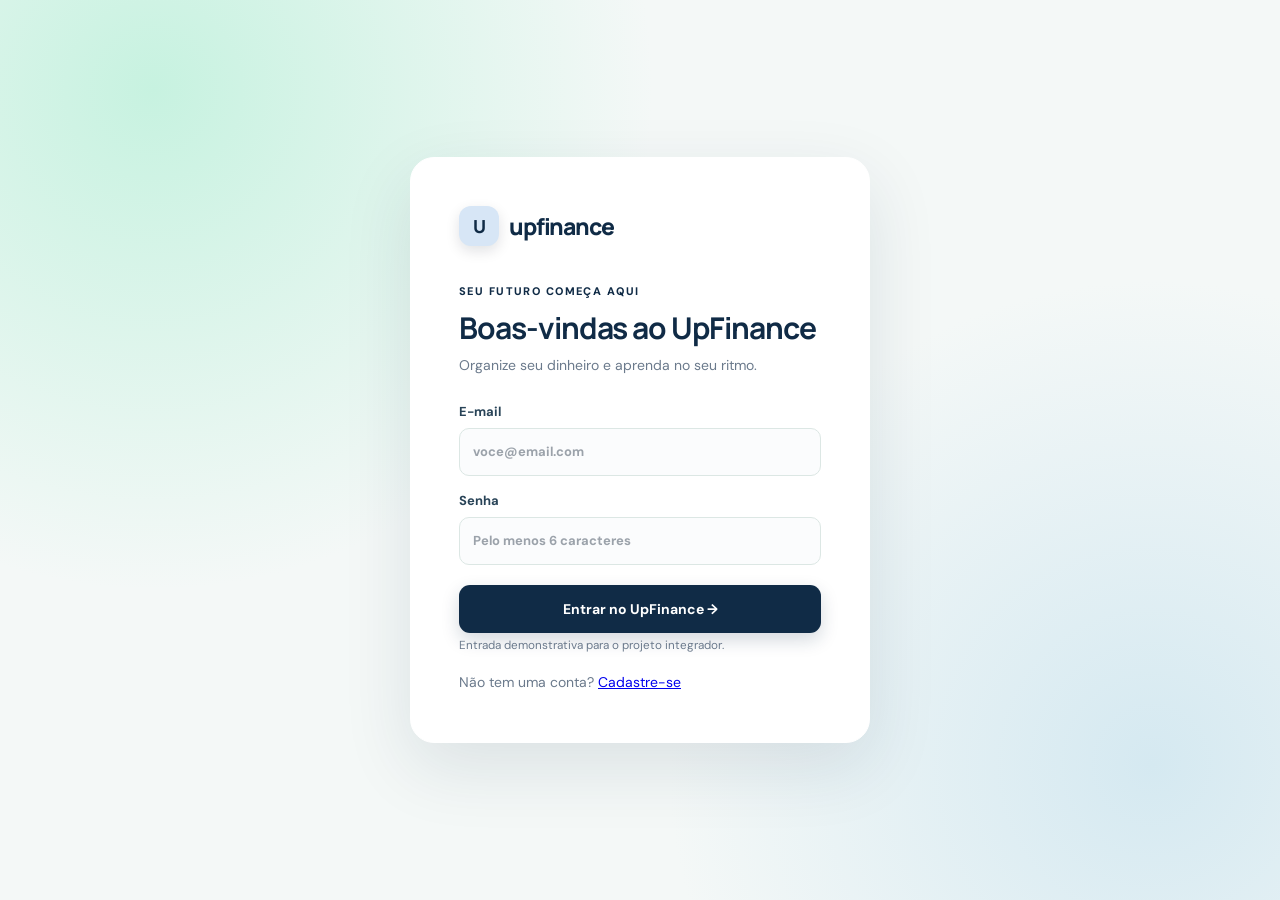
<file: index.html>
<!doctype html>
<html lang="pt-BR">
<head>
  <meta charset="utf-8">

  <meta
    name="viewport"
    content="width=device-width, initial-scale=1"
  >

  <meta
    http-equiv="refresh"
    content="0; url=HTML%20e%20CSS/login.html"
  >

  <title>UpFinance</title>
</head>

<body>
  <p>Carregando o UpFinance...</p>

  <a href="HTML%20e%20CSS/login.html">
    Clique aqui se o site não abrir
  </a>
</body>
</html>
</file>
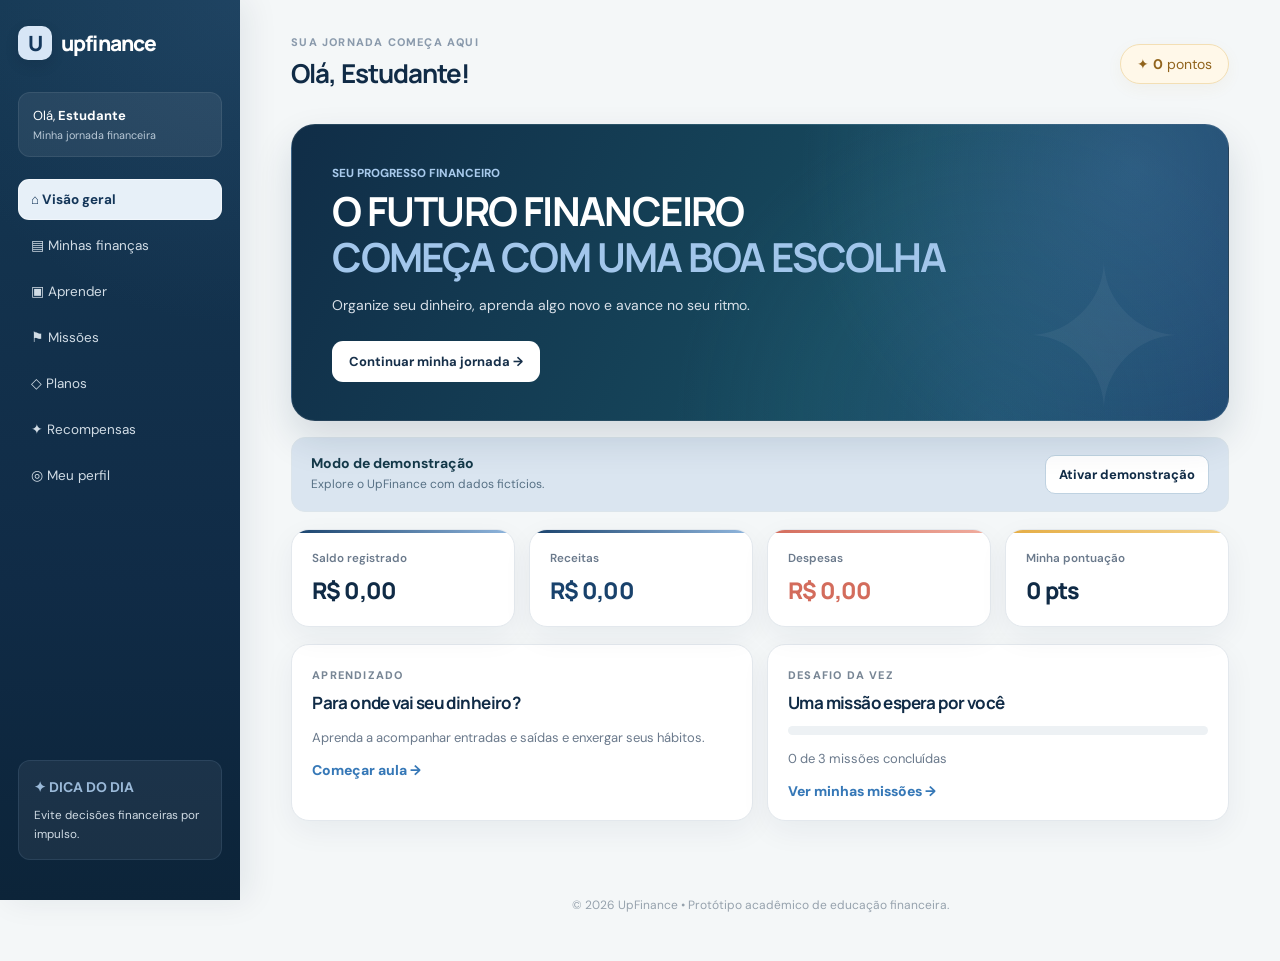
<file: HTML e CSS/index.html>
<!doctype html>
<html lang="pt-BR">
<head>
  <meta charset="utf-8">
  <meta name="viewport" content="width=device-width, initial-scale=1">
  <meta name="description" content="UpFinance — Educação financeira para crianças, jovens e adultos.">
  <title>UpFinance • Educação Financeira</title>
  <link rel="stylesheet" href="style.css">
</head>

<body>
  <a class="skip" href="#main">Pular para o conteúdo</a>

  <aside>
    <a class="logo" href="index.html">
      <span class="logo-mark">U</span>
      upfinance
    </a>

    <div class="user">
      Olá, <strong id="sideName">Estudante</strong>
      <small>Minha jornada financeira</small>
    </div>

    <nav aria-label="Navegação principal">
      <a href="index.html" class="active" aria-current="page">⌂ Visão geral</a>
      <a href="financas.html">▤ Minhas finanças</a>
      <a href="aprender.html">▣ Aprender</a>
      <a href="missoes.html">⚑ Missões</a>
      <a href="planos.html">◇ Planos</a>
      <a href="recompensas.html">✦ Recompensas</a>
      <a href="perfil.html">◎ Meu perfil</a>
    </nav>

    <p class="tip">
      <strong>✦ DICA DO DIA</strong>
      <small id="tipText">
        Antes de comprar, pergunte: isso é necessidade ou vontade?
      </small>
    </p>
  </aside>

  <main id="main">
    <header>
      <div>
        <small>SUA JORNADA COMEÇA AQUI</small>
        <h1 id="hello">Olá!</h1>
      </div>
      <div class="points" aria-live="polite">
        ✦ <b id="pointsTop">0</b> pontos
      </div>
    </header>

    <section id="home">
      <div class="hero">
        <small>SEU PROGRESSO FINANCEIRO</small>
        <h2>
          O FUTURO FINANCEIRO
<br>
          <em>COMEÇA COM UMA
BOA ESCOLHA</em>
        </h2>
        <p>
          Organize seu dinheiro, aprenda algo novo
          e avance no seu ritmo.
        </p>
        <a class="btn light" href="missoes.html">
          Continuar minha jornada →
        </a>
      </div>

      <div class="stats">
        <article>
          <small>Saldo registrado</small>
          <b id="balance">R$ 0,00</b>
        </article>
        <article>
          <small>Receitas</small>
          <b id="income" class="in">R$ 0,00</b>
        </article>
        <article>
          <small>Despesas</small>
          <b id="expense" class="out">R$ 0,00</b>
        </article>
        <article>
          <small>Minha pontuação</small>
          <b id="points">0 pts</b>
        </article>
      </div>

      <div class="grid">
        <article class="card">
          <small>APRENDIZADO</small>
          <h3>Para onde vai seu dinheiro?</h3>
          <p>
            Aprenda a acompanhar entradas e saídas
            e enxergar seus hábitos.
          </p>
          <a href="trilha.html?tipo=teens">
            Começar aula →
          </a>
        </article>

        <article class="card">
          <small>DESAFIO DA VEZ</small>
          <h3>Uma missão espera por você</h3>
          <div class="bar" id="progressWrap"
               role="progressbar"
               aria-valuemin="0"
               aria-valuemax="3">
            <i id="progress"></i>
          </div>
          <p id="progressText">
            0 de 3 missões concluídas
          </p>
          <a href="missoes.html">Ver minhas missões →</a>
        </article>
      </div>
    </section>

    <!-- FINANÇAS -->
    

    <!-- APRENDER -->
    

    
    

    <!-- PLANOS -->


    <!-- RECOMPENSAS -->
    

    <!-- PERFIL -->
    

    <footer>
      © 2026 UpFinance • Protótipo acadêmico de educação financeira.
    </footer>
  </main>

  <div id="toast" aria-live="polite"></div>
  <script src="../JavaScript/script.js"></script>
<script src="../JavaScript/insights.js"></script>

  <script>
  document
    .querySelectorAll("[data-plan]")
    .forEach(function (button) {
      button.addEventListener("click", function () {
        document.getElementById("plansMessage").textContent =
          "Plano " +
          button.dataset.plan +
          " selecionado para demonstração. " +
          "Nenhuma cobrança será realizada.";
      });
    });
</script>
</body>
</html>
</file>
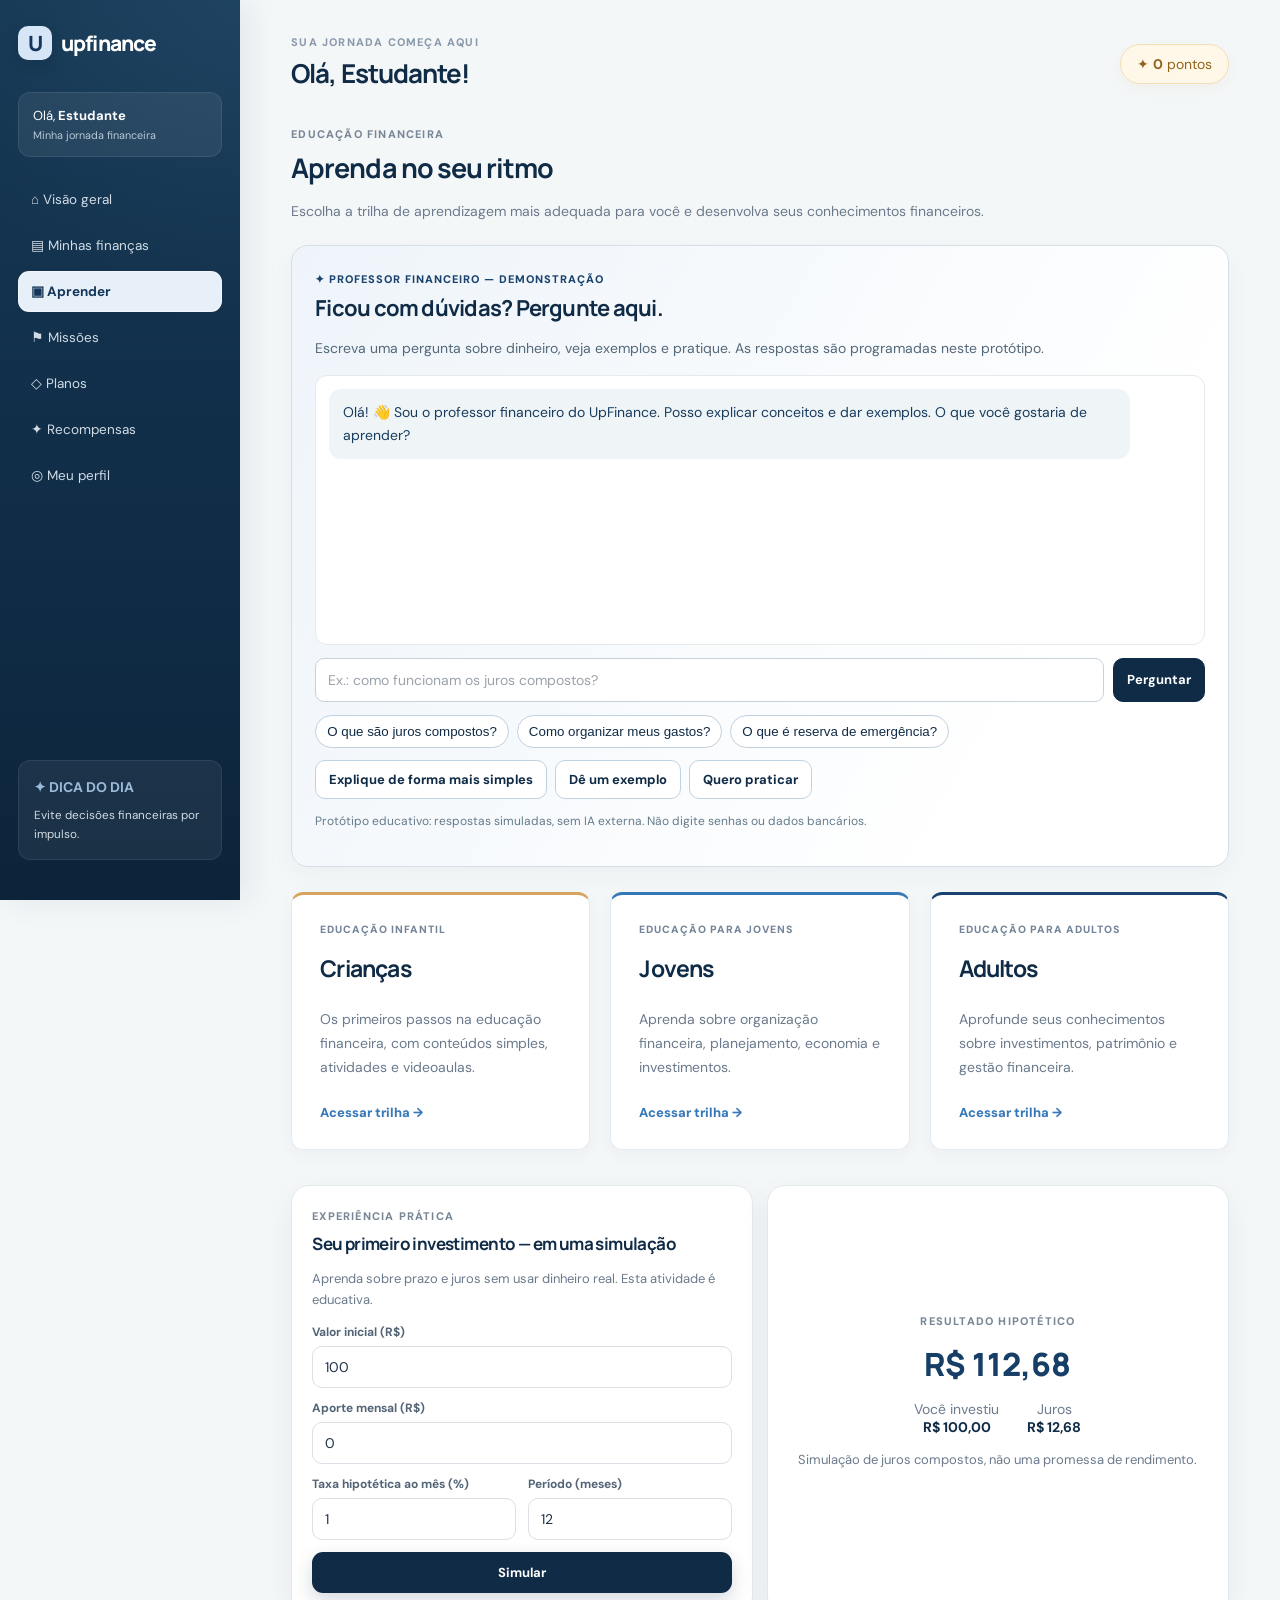
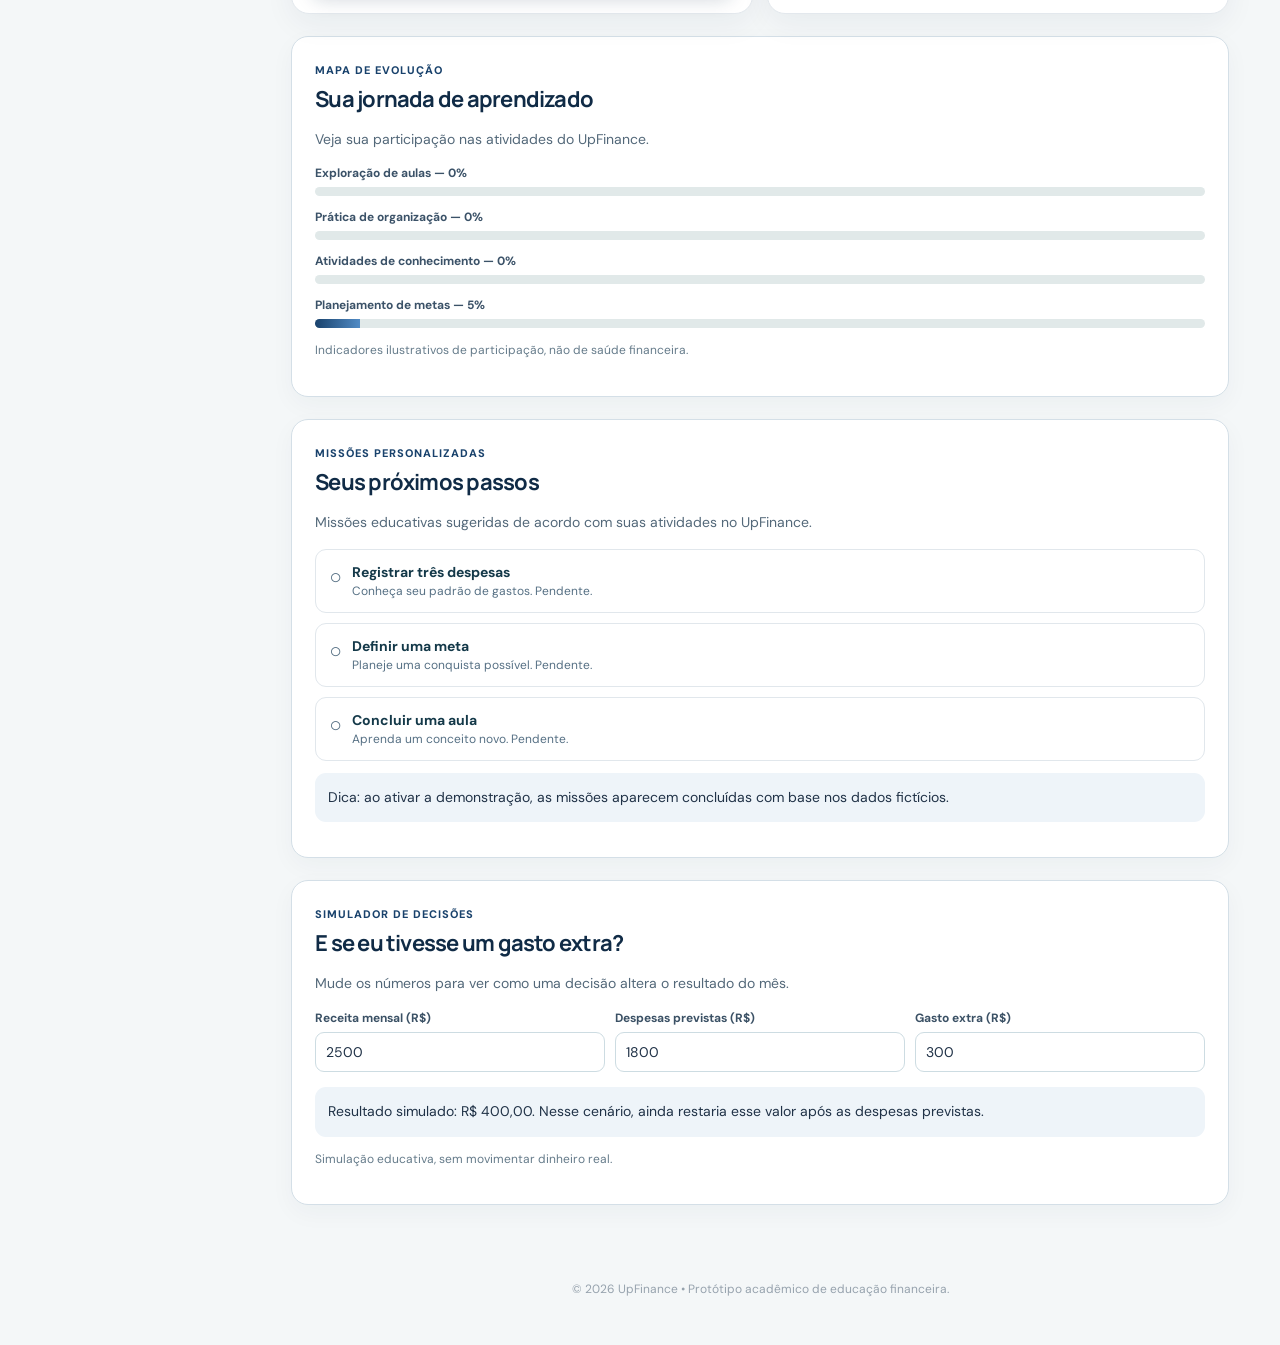
<file: HTML e CSS/aprender.html>
<!doctype html>
<html lang="pt-BR">
<head>
  <meta charset="utf-8">
  <meta name="viewport" content="width=device-width, initial-scale=1">
  <meta name="description" content="UpFinance — Educação financeira para crianças, jovens e adultos.">
  <title>UpFinance • Educação Financeira</title>
  <link rel="stylesheet" href="style.css">
</head>

<body>
  <a class="skip" href="#main">Pular para o conteúdo</a>

  <aside>
    <a class="logo" href="index.html">
      <span class="logo-mark">U</span>
      upfinance
    </a>

    <div class="user">
      Olá, <strong id="sideName">Estudante</strong>
      <small>Minha jornada financeira</small>
    </div>

    <nav aria-label="Navegação principal">
      <a href="index.html">⌂ Visão geral</a>
      <a href="financas.html">▤ Minhas finanças</a>
      <a href="aprender.html" class="active" aria-current="page">▣ Aprender</a>
      <a href="missoes.html">⚑ Missões</a>
      <a href="planos.html">◇ Planos</a>
      <a href="recompensas.html">✦ Recompensas</a>
      <a href="perfil.html">◎ Meu perfil</a>
    </nav>

    <p class="tip">
      <strong>✦ DICA DO DIA</strong>
      <small id="tipText">
        Antes de comprar, pergunte: isso é necessidade ou vontade?
      </small>
    </p>
  </aside>

  <main id="main">
    <header>
      <div>
        <small>SUA JORNADA COMEÇA AQUI</small>
        <h1 id="hello">Olá!</h1>
      </div>
      <div class="points" aria-live="polite">
        ✦ <b id="pointsTop">0</b> pontos
      </div>
    </header>

    

    <!-- FINANÇAS -->
    

    <!-- APRENDER -->
    <section id="learn">
      <small>EDUCAÇÃO FINANCEIRA</small>
      <h2>Aprenda no seu ritmo</h2>
      <p>
        Escolha a trilha de aprendizagem mais adequada
        para você e desenvolva seus conhecimentos financeiros.
      </p>

      <div class="track-cards">
        <a class="track-card kids" href="trilha.html?tipo=kids">
          <small>EDUCAÇÃO INFANTIL</small>
          <h3>Crianças</h3>
          <p>
            Os primeiros passos na educação financeira,
            com conteúdos simples, atividades e videoaulas.
          </p>
          <strong>Acessar trilha →</strong>
        </a>

        <a class="track-card teens" href="trilha.html?tipo=teens">
          <small>EDUCAÇÃO PARA JOVENS</small>
          <h3>Jovens</h3>
          <p>
            Aprenda sobre organização financeira,
            planejamento, economia e investimentos.
          </p>
          <strong>Acessar trilha →</strong>
        </a>

        <a class="track-card adults" href="trilha.html?tipo=adults">
          <small>EDUCAÇÃO PARA ADULTOS</small>
          <h3>Adultos</h3>
          <p>
            Aprofunde seus conhecimentos sobre investimentos,
            patrimônio e gestão financeira.
          </p>
          <strong>Acessar trilha →</strong>
        </a>
      </div>

      <div class="grid">
        <article class="card">
          <small>EXPERIÊNCIA PRÁTICA</small>
          <h3>Seu primeiro investimento — em uma simulação</h3>
          <p>
            Aprenda sobre prazo e juros sem usar dinheiro real.
            Esta atividade é educativa.
          </p>

          <form id="simForm">
            <label>
              Valor inicial (R$)
              <input id="initial" type="number" value="100"
                     min="1" step="0.01" required>
            </label>
            <label>
              Aporte mensal (R$)
              <input id="monthly" type="number" value="0"
                     min="0" step="0.01">
            </label>

            <div class="row">
              <label>
                Taxa hipotética ao mês (%)
                <input id="rate" type="number" value="1"
                       min="0" max="10" step="0.1" required>
              </label>
              <label>
                Período (meses)
                <input id="months" type="number" value="12"
                       min="1" max="120" required>
              </label>
            </div>

            <button class="btn">Simular</button>
          </form>
        </article>

        <article class="card result" aria-live="polite">
          <small>RESULTADO HIPOTÉTICO</small>
          <b id="result">R$ 112,68</b>
          <div class="result-split">
            <span>
              Você investiu<br>
              <strong id="invested">R$ 100,00</strong>
            </span>
            <span>
              Juros<br>
              <strong id="interest">R$ 12,68</strong>
            </span>
          </div>
          <p id="explain">
            Simulação de juros compostos,
            não uma promessa de rendimento.
          </p>
        </article>
      </div>
    </section>

    
    

    <!-- PLANOS -->


    <!-- RECOMPENSAS -->
    

    <!-- PERFIL -->
    

    <footer>
      © 2026 UpFinance • Protótipo acadêmico de educação financeira.
    </footer>
  </main>

  <div id="toast" aria-live="polite"></div>
  <script src="../JavaScript/script.js"></script>
<script src="../JavaScript/insights.js"></script>

  <script>
  document
    .querySelectorAll("[data-plan]")
    .forEach(function (button) {
      button.addEventListener("click", function () {
        document.getElementById("plansMessage").textContent =
          "Plano " +
          button.dataset.plan +
          " selecionado para demonstração. " +
          "Nenhuma cobrança será realizada.";
      });
    });
</script>
</body>
</html>
</file>
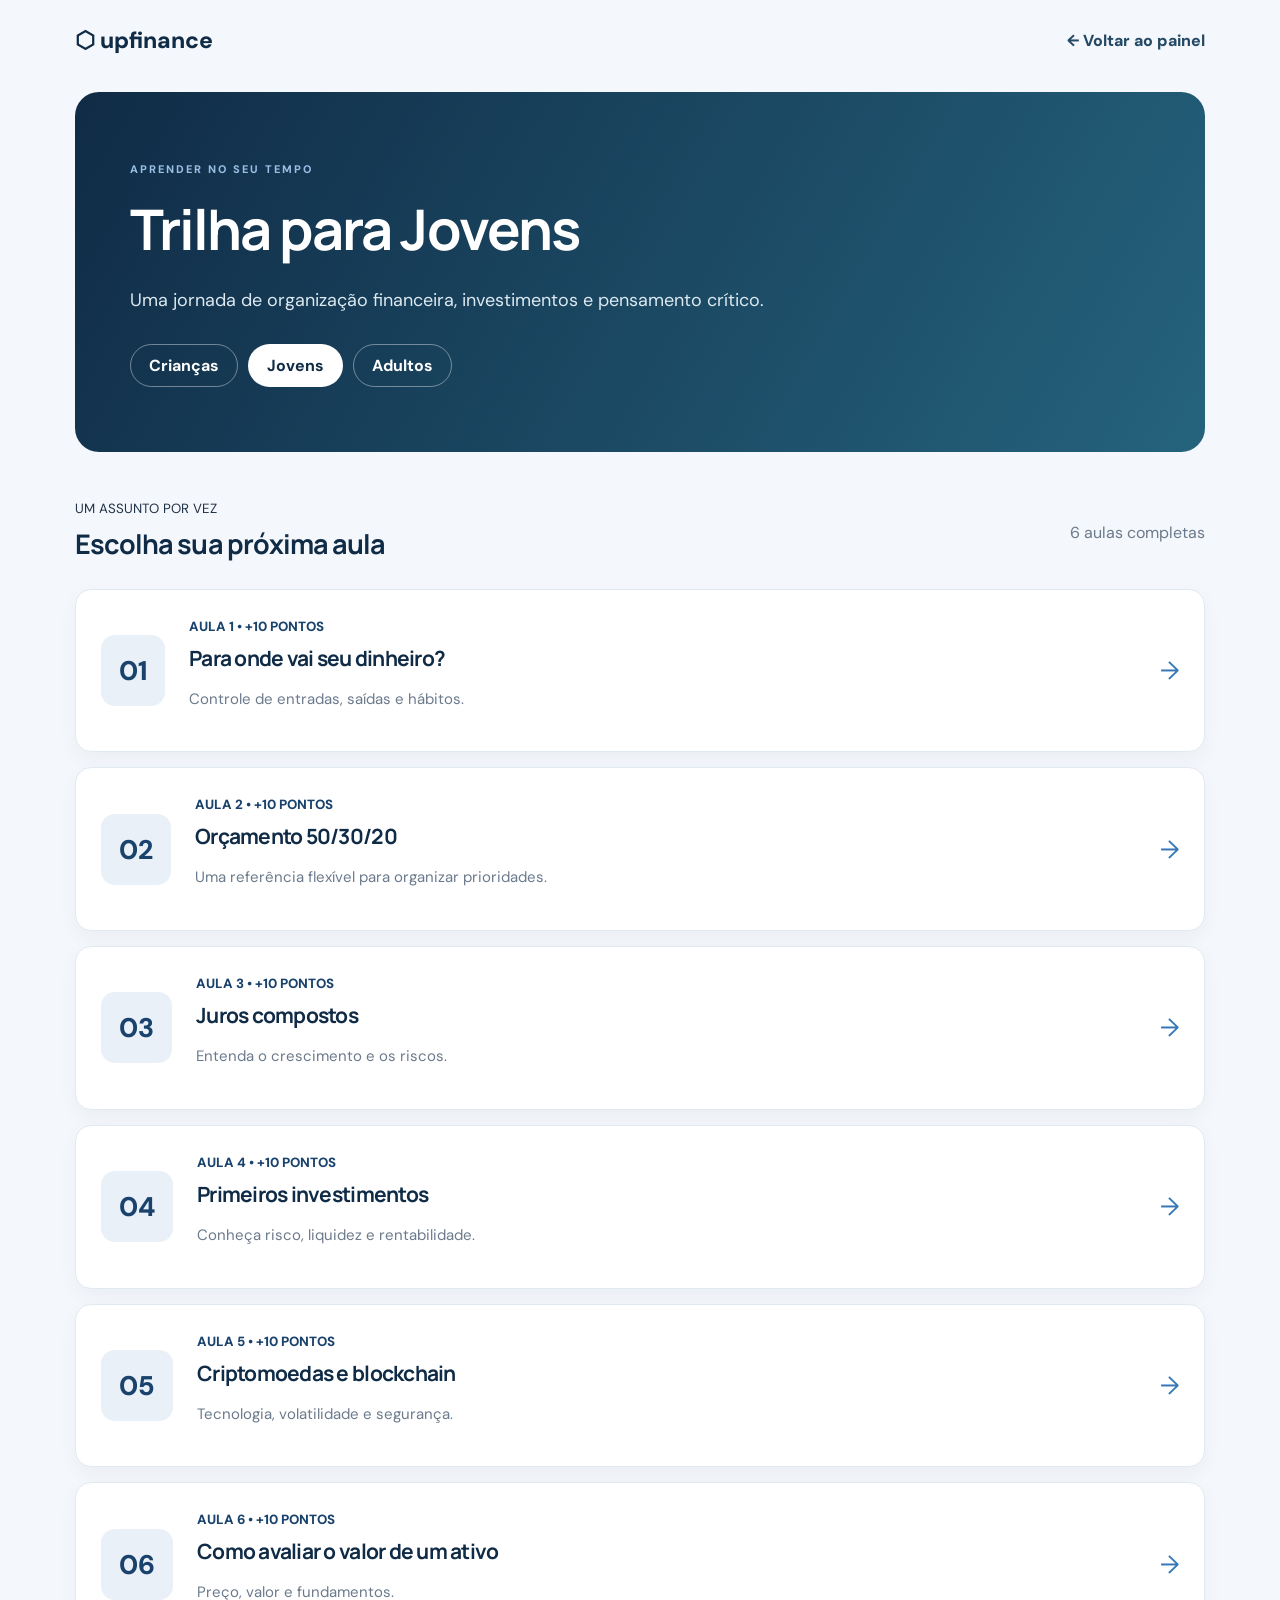
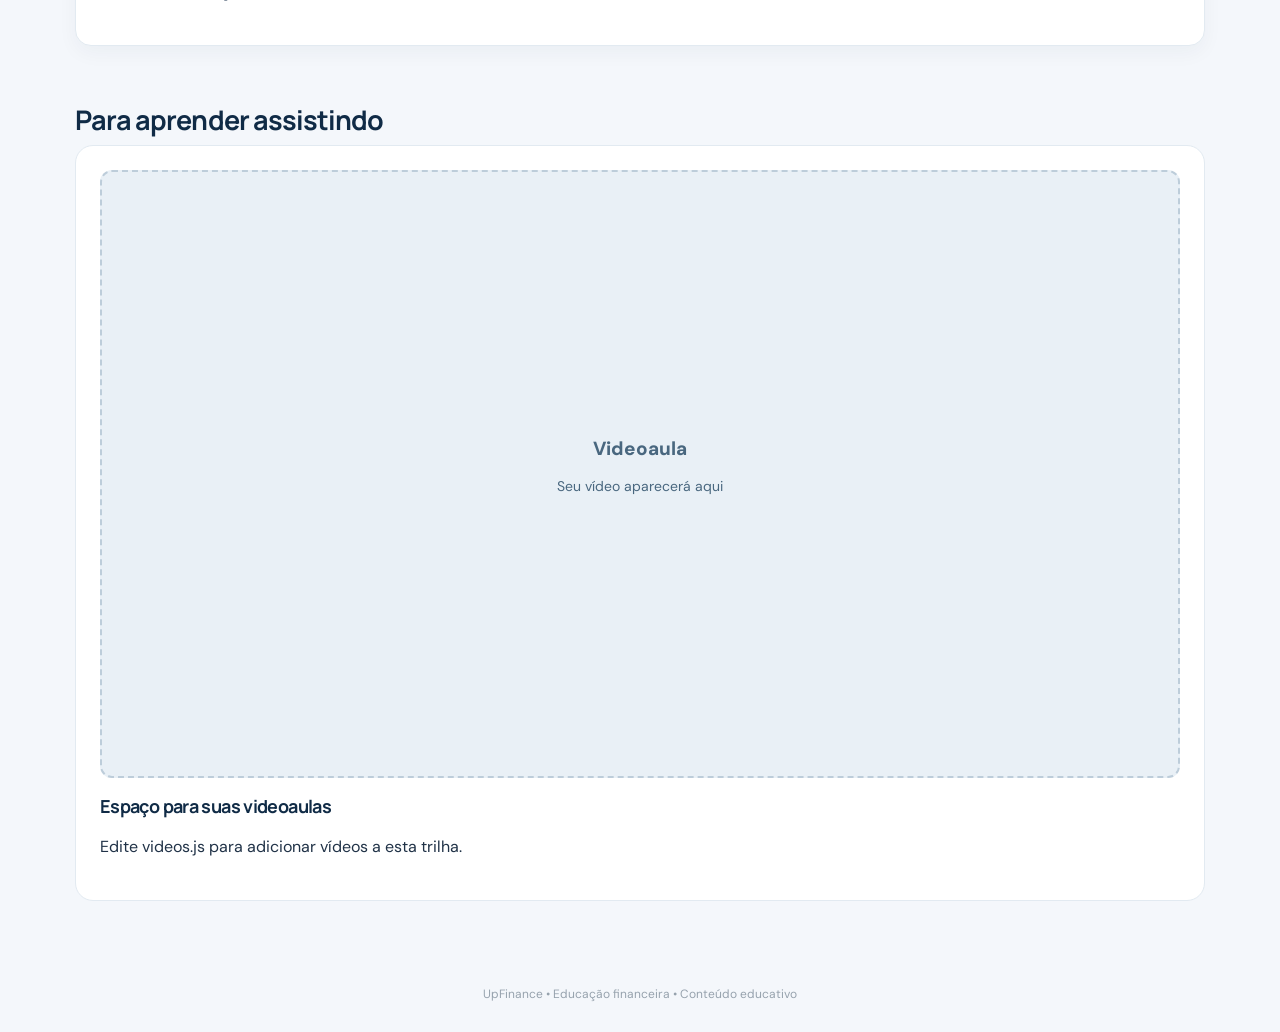
<file: HTML e CSS/aula.html>
<!doctype html>
<html lang="pt-BR">
<head>
  <meta charset="utf-8">
  <meta name="viewport" content="width=device-width,initial-scale=1">
  <title>Aula • UpFinance</title>
  <link rel="stylesheet" href="style.css">
  <link rel="stylesheet" href="cursos.css">
</head>
<body class="course-body">
  <div class="course-shell">
    <nav class="course-nav">
      <a class="brand" href="index.html">⬡ upfinance</a>
      <a id="backTrack" href="trilha.html?tipo=teens">
        ← Voltar às aulas
      </a>
    </nav>

    <main class="reading-layout">
      <article class="reading-card">
        <small id="lessonMeta"></small>
        <h1 id="lessonTitle"></h1>
        <p class="reading-lead" id="lessonDesc"></p>

        <div id="lessonContent"></div>

        <div class="finish-row">
          <button id="finishLesson" class="btn">
            Concluir aula • +10 pontos
          </button>
          <a id="nextLesson" class="btn secondary">
            Próxima aula →
          </a>
        </div>
      </article>

      <aside class="reading-aside">
        <h3>Videoaula</h3>
        <div id="lessonVideo"></div>

        <hr>

        <h3>Seu progresso</h3>
        <p id="readingProgress"></p>

        <p>
          O conteúdo é educativo, não é indicação de investimento.
        </p>
      </aside>
    </main>

    <footer>UpFinance • Educação financeira</footer>
  </div>

  <script src="../JavaScript/conteudos.js"></script>
<script src="../JavaScript/videos.js"></script>
<script src="../JavaScript/cursos.js"></script>
</body>
</html>
</file>
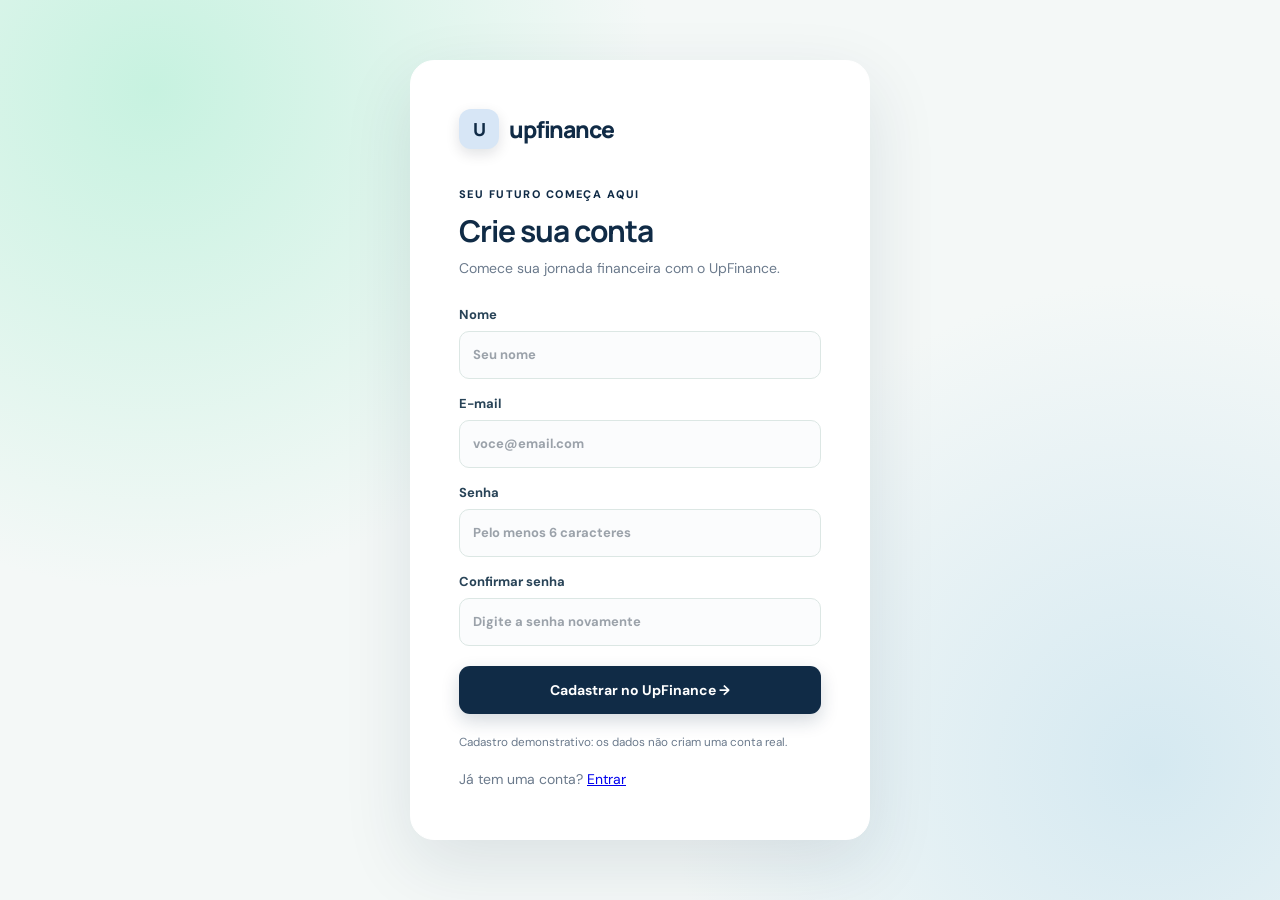
<file: HTML e CSS/cadastro.html>
<!doctype html>
<html lang="pt-BR">
<head>
  <meta charset="utf-8">

  <meta
    name="viewport"
    content="width=device-width, initial-scale=1"
  >

  <title>Cadastro • UpFinance</title>

  <link rel="stylesheet" href="style.css">

  <style>
    body.auth-body {
      min-height: 100vh;
      margin: 0;
      padding: 24px;

      display: grid;
      place-items: center;

      background:
        radial-gradient(
          circle at 12% 10%,
          #c7f2e0,
          transparent 36%
        ),
        radial-gradient(
          circle at 90% 85%,
          #d5e9f1,
          transparent 35%
        ),
        #f4f8f7;
    }

    body.auth-body > main.auth-card {
      width: min(100%, 460px);
      max-width: 460px;

      margin: 0;
      padding: clamp(28px, 6vw, 48px);

      background: #fff;
      border: 1px solid #fff;
      border-radius: 24px;

      box-shadow:
        0 24px 70px #102b461c;
    }

    .auth-logo {
      display: flex;
      align-items: center;
      gap: 10px;

      margin-bottom: 36px;

      color: #102b46;
      font: 800 23px Manrope, sans-serif;
      text-decoration: none;
    }

    .auth-logo .logo-mark {
      background: #d7f6e9;
      color: #135c4a;
    }

    .auth-card .eyebrow {
      color: #168366;
      font-size: 11px;
      font-weight: 800;
      letter-spacing: 0.13em;
    }

    .auth-card h1 {
      margin: 8px 0;
      font-size: 30px;
    }

    .auth-card p {
      color: #6b7a8c;
    }

    .auth-card form {
      display: grid;
      gap: 16px;
      margin-top: 26px;
    }

    .auth-card label {
      display: grid;
      gap: 8px;
      font-weight: 700;
    }

    .auth-card input {
      width: 100%;
      padding: 13px;

      border: 1px solid #dce7e4;
      border-radius: 10px;

      font: inherit;
    }

    .auth-card .btn {
      width: 100%;
      padding: 14px;

      background:
        linear-gradient(
          135deg,
          #17664e,
          #249b77
        );
    }

    .auth-card small {
      color: #6b7a8c;
    }
  </style>
</head>

<body class="auth-body">
  <main class="auth-card">
    <a class="auth-logo" href="login.html">
      <span class="logo-mark">U</span>
      upfinance
    </a>

    <p class="eyebrow">SEU FUTURO COMEÇA AQUI</p>
    <h1>Crie sua conta</h1>
    <p>Comece sua jornada financeira com o UpFinance.</p>

    <form id="cadastro">
      <label>
        Nome
        <input id="nome" type="text" required maxlength="30" autocomplete="name" placeholder="Seu nome">
      </label>
      <label>
        E-mail
        <input id="email" type="email" required pattern="[^@\s]+@[^@\s]+\.[^@\s]+" autocomplete="email" placeholder="voce@email.com">
      </label>
      <label>
        Senha
        <input id="senha" type="password" required minlength="6" autocomplete="new-password" placeholder="Pelo menos 6 caracteres">
      </label>
      <label>
        Confirmar senha
        <input id="confirmarSenha" type="password" required minlength="6" autocomplete="new-password" placeholder="Digite a senha novamente">
      </label>
      <button class="btn" type="submit">Cadastrar no UpFinance →</button>
    </form>

    <p style="margin-top: 16px;"><small>Cadastro demonstrativo: os dados não criam uma conta real.</small></p>
    <p style="margin-top: 16px;">Já tem uma conta? <a href="login.html">Entrar</a></p>
  </main>
  <script>
    const form = document.getElementById("cadastro");
    const senha = document.getElementById("senha");
    const confirmacao = document.getElementById("confirmarSenha");

    function validarSenhas() {
      confirmacao.setCustomValidity(confirmacao.value && confirmacao.value !== senha.value
        ? "As senhas precisam ser iguais." : "");
    }

    senha.addEventListener("input", validarSenhas);
    confirmacao.addEventListener("input", validarSenhas);
    form.addEventListener("submit", function (evento) {
      evento.preventDefault();
      validarSenhas();
      if (!form.reportValidity()) return;
      sessionStorage.setItem("upfinance_entrada", "sim");
      location.href = "index.html";
    });
  </script>
</body>
</html>
</file>
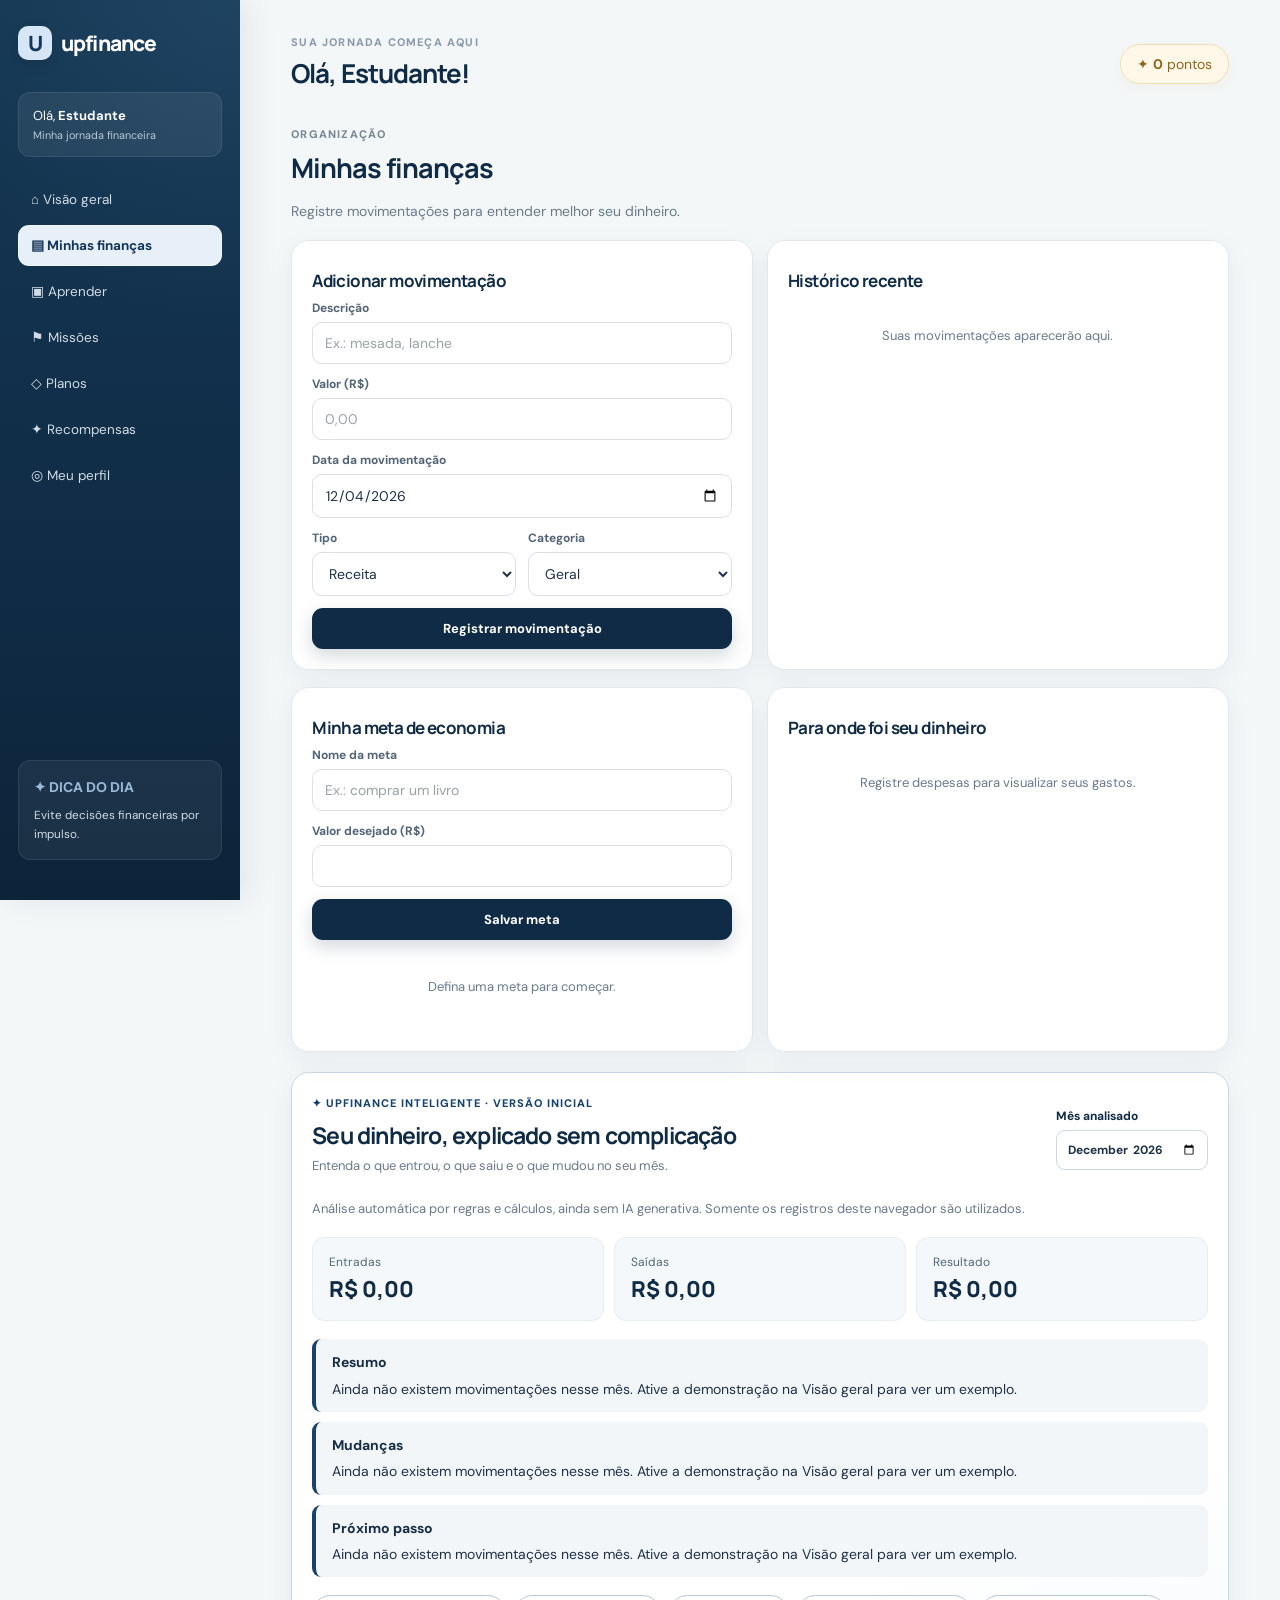
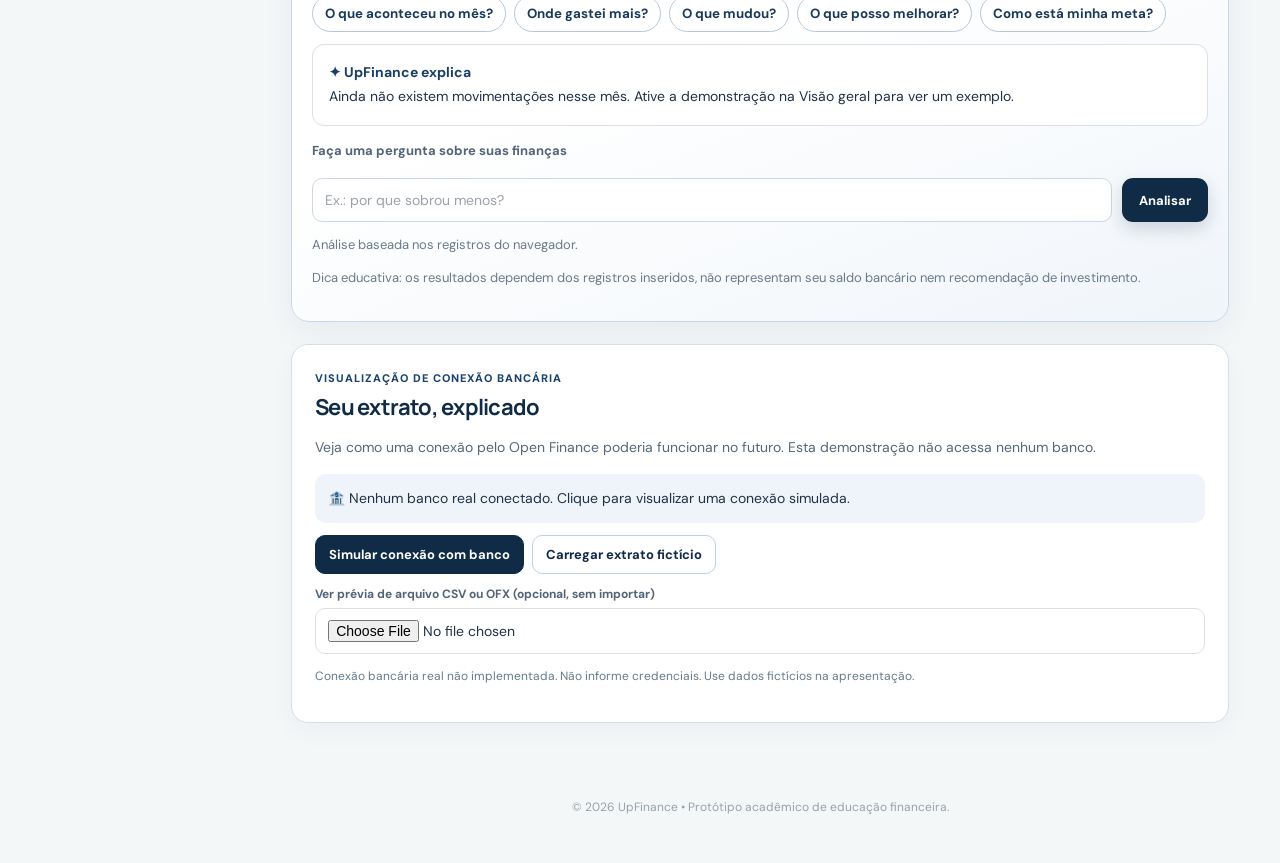
<file: HTML e CSS/financas.html>
<!doctype html>
<html lang="pt-BR">
<head>
  <meta charset="utf-8">
  <meta name="viewport" content="width=device-width, initial-scale=1">
  <meta name="description" content="UpFinance — Educação financeira para crianças, jovens e adultos.">
  <title>UpFinance • Educação Financeira</title>
  <link rel="stylesheet" href="style.css">
</head>

<body>
  <a class="skip" href="#main">Pular para o conteúdo</a>

  <aside>
    <a class="logo" href="index.html">
      <span class="logo-mark">U</span>
      upfinance
    </a>

    <div class="user">
      Olá, <strong id="sideName">Estudante</strong>
      <small>Minha jornada financeira</small>
    </div>

    <nav aria-label="Navegação principal">
      <a href="index.html">⌂ Visão geral</a>
      <a href="financas.html" class="active" aria-current="page">▤ Minhas finanças</a>
      <a href="aprender.html">▣ Aprender</a>
      <a href="missoes.html">⚑ Missões</a>
      <a href="planos.html">◇ Planos</a>
      <a href="recompensas.html">✦ Recompensas</a>
      <a href="perfil.html">◎ Meu perfil</a>
    </nav>

    <p class="tip">
      <strong>✦ DICA DO DIA</strong>
      <small id="tipText">
        Antes de comprar, pergunte: isso é necessidade ou vontade?
      </small>
    </p>
  </aside>

  <main id="main">
    <header>
      <div>
        <small>SUA JORNADA COMEÇA AQUI</small>
        <h1 id="hello">Olá!</h1>
      </div>
      <div class="points" aria-live="polite">
        ✦ <b id="pointsTop">0</b> pontos
      </div>
    </header>

    

    <!-- FINANÇAS -->
    <section id="money">
      <small>ORGANIZAÇÃO</small>
      <h2>Minhas finanças</h2>
      <p>Registre movimentações para entender melhor seu dinheiro.</p>

      <div class="grid">
        <article class="card">
          <h3>Adicionar movimentação</h3>
          <form id="transaction">
            <label>
              Descrição
              <input id="desc" required maxlength="40"
                     placeholder="Ex.: mesada, lanche">
            </label>

            <label>
              Valor (R$)
              <input id="amount" type="number" min="0.01"
                     step="0.01" required placeholder="0,00">
            </label>

            <label>
              Data da movimentação
              <input id="transactionDate" type="date" required>
            </label>

            <div class="row">
              <label>
                Tipo
                <select id="kind">
                  <option value="in">Receita</option>
                  <option value="out">Despesa</option>
                </select>
              </label>

              <label>
                Categoria
                <select id="category">
                  <option>Geral</option>
                  <option>Alimentação</option>
                  <option>Transporte</option>
                  <option>Lazer</option>
                  <option>Educação</option>
                  <option>Economia</option>
                </select>
              </label>
            </div>

            <button class="btn">Registrar movimentação</button>
          </form>
        </article>

        <article class="card">
          <h3>Histórico recente</h3>
          <div id="history"></div>
        </article>
      </div>

      <div class="grid">
        <article class="card">
          <h3>Minha meta de economia</h3>
          <form id="goal">
            <label>
              Nome da meta
              <input id="goalName" maxlength="40"
                     placeholder="Ex.: comprar um livro" required>
            </label>
            <label>
              Valor desejado (R$)
              <input id="goalValue" type="number"
                     min="1" step="0.01" required>
            </label>
            <button class="btn">Salvar meta</button>
          </form>
          <div id="goalStatus" class="goal-status"></div>
        </article>

        <article class="card">
          <h3>Para onde foi seu dinheiro</h3>
          <div id="categories"></div>
        </article>
      </div>
      <article class="card finance-ai" id="upfinanceAI" aria-labelledby="aiTitle">
        <div class="finance-ai-head">
          <div>
            <small>✦ UPFINANCE INTELIGENTE · VERSÃO INICIAL</small>
            <h3 id="aiTitle">Seu dinheiro, explicado sem complicação</h3>
            <p>Entenda o que entrou, o que saiu e o que mudou no seu mês.</p>
          </div>
          <label class="ai-month-label">Mês analisado
            <input id="aiMonth" type="month" aria-label="Selecione o mês para análise">
          </label>
        </div>
        <p class="ai-disclaimer">Análise automática por regras e cálculos, ainda sem IA generativa. Somente os registros deste navegador são utilizados.</p>
        <div class="ai-kpis" id="aiKPIs" aria-live="polite"></div>
        <div class="ai-insights" id="aiInsights" aria-live="polite"></div>
        <div class="ai-topics" role="group" aria-label="Perguntas para o assistente">
          <button type="button" data-ai-question="resumo">O que aconteceu no mês?</button>
          <button type="button" data-ai-question="gastos">Onde gastei mais?</button>
          <button type="button" data-ai-question="comparacao">O que mudou?</button>
          <button type="button" data-ai-question="proximos">O que posso melhorar?</button>
          <button type="button" data-ai-question="meta">Como está minha meta?</button>
        </div>
        <div class="ai-answer" id="aiAnswer" aria-live="polite" role="status"></div>
        <form class="ai-question-form" id="aiQuestionForm">
          <label for="aiQuestion">Faça uma pergunta sobre suas finanças</label>
          <div class="ai-question-row">
            <input id="aiQuestion" maxlength="160" placeholder="Ex.: por que sobrou menos?" autocomplete="off">
            <button class="btn" type="submit">Analisar</button>
          </div>
        </form>
        <p class="ai-footnote" id="aiLegacyNotice"></p>
        <p class="ai-footnote">Dica educativa: os resultados dependem dos registros inseridos, não representam seu saldo bancário nem recomendação de investimento.</p>
      </article>
    </section>

    <!-- APRENDER -->
    

    
    

    <!-- PLANOS -->


    <!-- RECOMPENSAS -->
    

    <!-- PERFIL -->
    

    <footer>
      © 2026 UpFinance • Protótipo acadêmico de educação financeira.
    </footer>
  </main>

  <div id="toast" aria-live="polite"></div>
  <script src="../JavaScript/script.js"></script>
<script src="../JavaScript/insights.js"></script>

  <script>
  document
    .querySelectorAll("[data-plan]")
    .forEach(function (button) {
      button.addEventListener("click", function () {
        document.getElementById("plansMessage").textContent =
          "Plano " +
          button.dataset.plan +
          " selecionado para demonstração. " +
          "Nenhuma cobrança será realizada.";
      });
    });
</script>
</body>
</html>
</file>
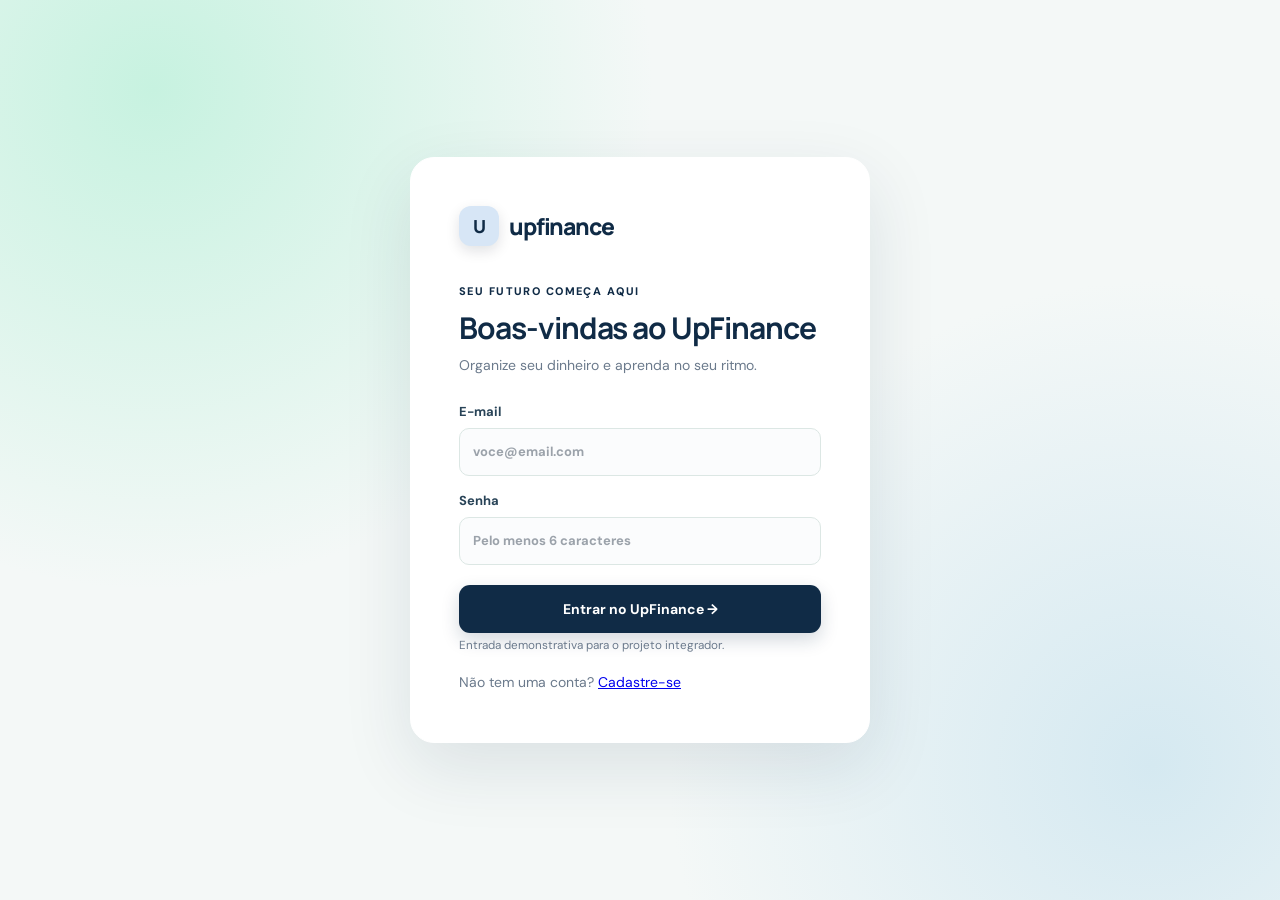
<file: HTML e CSS/login.html>
<!doctype html>
<html lang="pt-BR">
<head>
  <meta charset="utf-8">

  <meta
    name="viewport"
    content="width=device-width, initial-scale=1"
  >

  <title>Entrar • UpFinance</title>

  <link rel="stylesheet" href="style.css">

  <style>
    body.auth-body {
      min-height: 100vh;
      margin: 0;
      padding: 24px;

      display: grid;
      place-items: center;

      background:
        radial-gradient(
          circle at 12% 10%,
          #c7f2e0,
          transparent 36%
        ),
        radial-gradient(
          circle at 90% 85%,
          #d5e9f1,
          transparent 35%
        ),
        #f4f8f7;
    }

    body.auth-body > main.auth-card {
      width: min(100%, 460px);
      max-width: 460px;

      margin: 0;
      padding: clamp(28px, 6vw, 48px);

      background: #fff;
      border: 1px solid #fff;
      border-radius: 24px;

      box-shadow:
        0 24px 70px #102b461c;
    }

    .auth-logo {
      display: flex;
      align-items: center;
      gap: 10px;

      margin-bottom: 36px;

      color: #102b46;
      font: 800 23px Manrope, sans-serif;
      text-decoration: none;
    }

    .auth-logo .logo-mark {
      background: #d7f6e9;
      color: #135c4a;
    }

    .auth-card .eyebrow {
      color: #168366;
      font-size: 11px;
      font-weight: 800;
      letter-spacing: 0.13em;
    }

    .auth-card h1 {
      margin: 8px 0;
      font-size: 30px;
    }

    .auth-card p {
      color: #6b7a8c;
    }

    .auth-card form {
      display: grid;
      gap: 16px;
      margin-top: 26px;
    }

    .auth-card label {
      display: grid;
      gap: 8px;
      font-weight: 700;
    }

    .auth-card input {
      width: 100%;
      padding: 13px;

      border: 1px solid #dce7e4;
      border-radius: 10px;

      font: inherit;
    }

    .auth-card .btn {
      width: 100%;
      padding: 14px;

      background:
        linear-gradient(
          135deg,
          #17664e,
          #249b77
        );
    }

    .auth-card small {
      color: #6b7a8c;
    }
  </style>
</head>

<body class="auth-body">
  <main class="auth-card">

    <a class="auth-logo" href="login.html">
      <span class="logo-mark">U</span>
      upfinance
    </a>

    <p class="eyebrow">
      SEU FUTURO COMEÇA AQUI
    </p>

    <h1>Boas-vindas ao UpFinance</h1>

    <p>
      Organize seu dinheiro e aprenda no seu ritmo.
    </p>

    <form id="entrada">
      <label>
        E-mail

        <input
          id="email"
          type="email"
          required
          pattern="[^@\s]+@[^@\s]+\.[^@\s]+"
          placeholder="voce@email.com"
        >
      </label>

      <label>
        Senha

        <input
          id="senha"
          type="password"
          required
          minlength="6"
          placeholder="Pelo menos 6 caracteres"
        >
      </label>

      <button class="btn" type="submit">
        Entrar no UpFinance →
      </button>
    </form>

    <p>
      <small>
        Entrada demonstrativa para o projeto integrador.
      </small>
    </p>

    <p style="margin-top: 16px;">
      Não tem uma conta? <a href="cadastro.html">Cadastre-se</a>
    </p>

  </main>

  <script>
    document
      .getElementById("entrada")
      .addEventListener("submit", function (evento) {
        evento.preventDefault();

        sessionStorage.setItem(
          "upfinance_entrada",
          "sim"
        );

        sessionStorage.setItem(
          "upfinance_email",
          document.getElementById("email").value.trim()
        );

        location.href = "index.html";
      });
  </script>
</body>
</html>
</file>
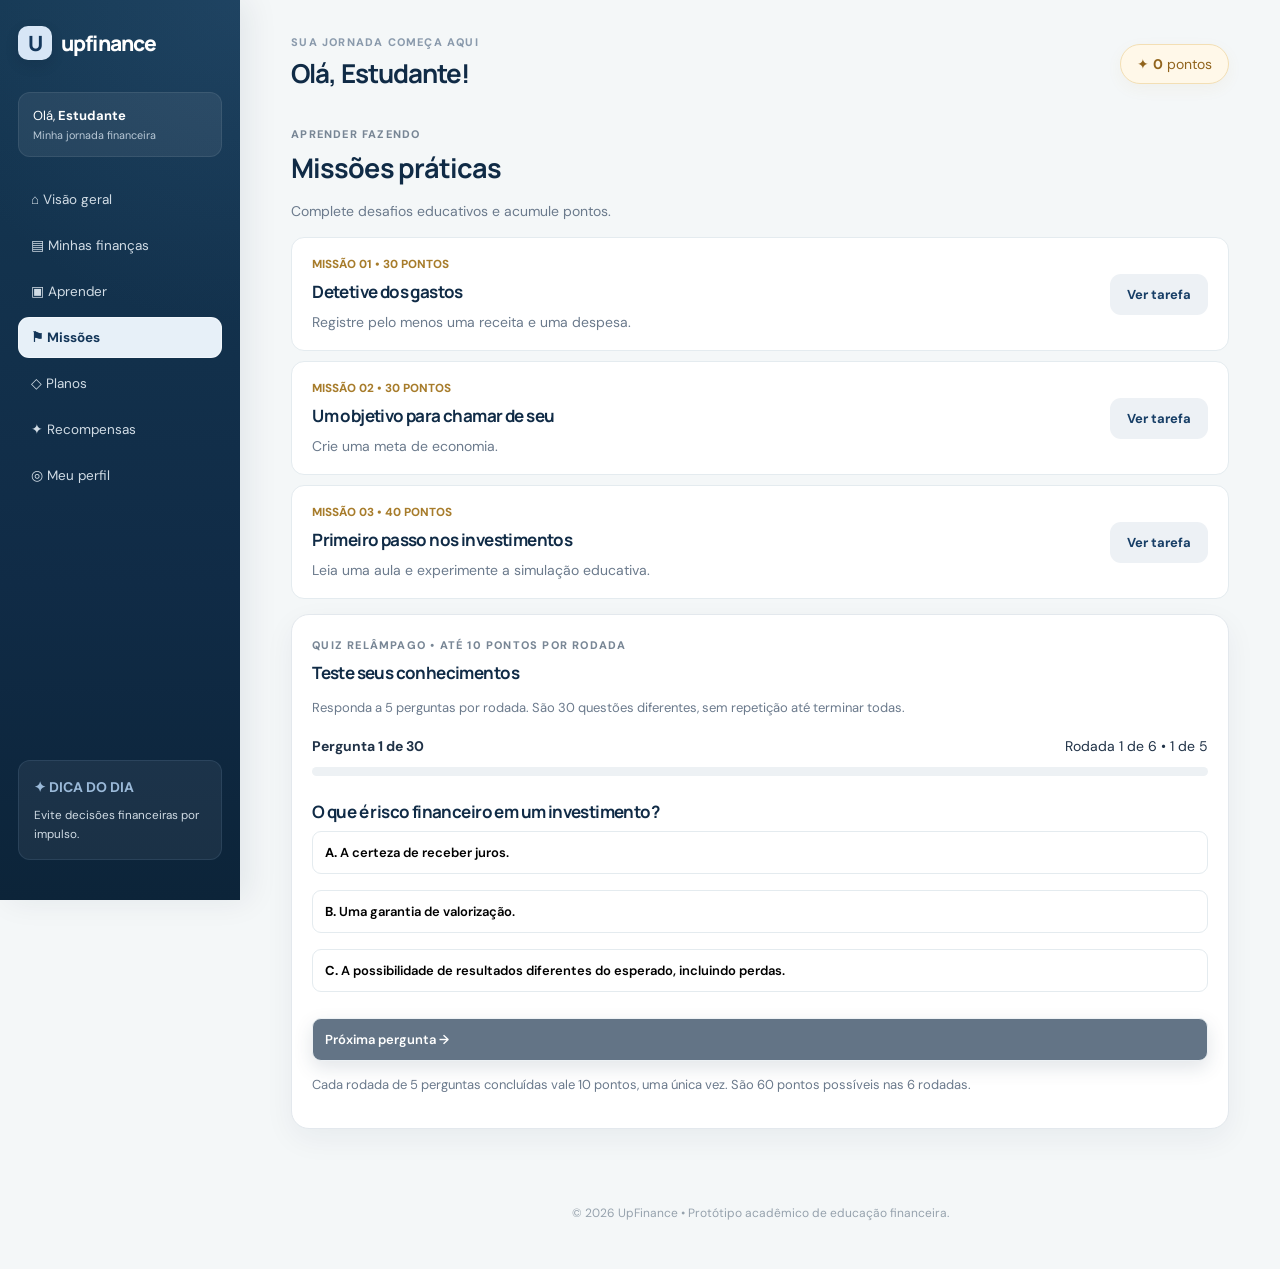
<file: HTML e CSS/missoes.html>
<!doctype html>
<html lang="pt-BR">
<head>
  <meta charset="utf-8">
  <meta name="viewport" content="width=device-width, initial-scale=1">
  <meta name="description" content="UpFinance — Educação financeira para crianças, jovens e adultos.">
  <title>UpFinance • Educação Financeira</title>
  <link rel="stylesheet" href="style.css">
</head>

<body>
  <a class="skip" href="#main">Pular para o conteúdo</a>

  <aside>
    <a class="logo" href="index.html">
      <span class="logo-mark">U</span>
      upfinance
    </a>

    <div class="user">
      Olá, <strong id="sideName">Estudante</strong>
      <small>Minha jornada financeira</small>
    </div>

    <nav aria-label="Navegação principal">
      <a href="index.html">⌂ Visão geral</a>
      <a href="financas.html">▤ Minhas finanças</a>
      <a href="aprender.html">▣ Aprender</a>
      <a href="missoes.html" class="active" aria-current="page">⚑ Missões</a>
      <a href="planos.html">◇ Planos</a>
      <a href="recompensas.html">✦ Recompensas</a>
      <a href="perfil.html">◎ Meu perfil</a>
    </nav>

    <p class="tip">
      <strong>✦ DICA DO DIA</strong>
      <small id="tipText">
        Antes de comprar, pergunte: isso é necessidade ou vontade?
      </small>
    </p>
  </aside>

  <main id="main">
    <header>
      <div>
        <small>SUA JORNADA COMEÇA AQUI</small>
        <h1 id="hello">Olá!</h1>
      </div>
      <div class="points" aria-live="polite">
        ✦ <b id="pointsTop">0</b> pontos
      </div>
    </header>

    

    <!-- FINANÇAS -->
    

    <!-- APRENDER -->
    

    
    <section id="missions">
      <small>APRENDER FAZENDO</small>
      <h2>Missões práticas</h2>
      <p>Complete desafios educativos e acumule pontos.</p>

      <div class="mission" data-mission-card="register">
        <div>
          <small>MISSÃO 01 • 30 PONTOS</small>
          <h3>Detetive dos gastos</h3>
          <p>Registre pelo menos uma receita e uma despesa.</p>
        </div>
        <button data-mission="register" class="btn secondary">
          Ver tarefa
        </button>
      </div>

      <div class="mission" data-mission-card="goal">
        <div>
          <small>MISSÃO 02 • 30 PONTOS</small>
          <h3>Um objetivo para chamar de seu</h3>
          <p>Crie uma meta de economia.</p>
        </div>
        <button data-mission="goal" class="btn secondary">
          Ver tarefa
        </button>
      </div>

      <div class="mission" data-mission-card="invest">
        <div>
          <small>MISSÃO 03 • 40 PONTOS</small>
          <h3>Primeiro passo nos investimentos</h3>
          <p>Leia uma aula e experimente a simulação educativa.</p>
        </div>
        <button data-mission="invest" class="btn secondary">
          Ver tarefa
        </button>
      </div>

      
      <article class="card quiz" id="quizCard">
        <small>QUIZ RELÂMPAGO • ATÉ 10 PONTOS POR RODADA</small>
        <h3>Teste seus conhecimentos</h3>

        <p>
          Responda a 5 perguntas por rodada. São 30 questões
          diferentes, sem repetição até terminar todas.
        </p>

        <div style="display:flex;justify-content:space-between;gap:12px;flex-wrap:wrap;margin:18px 0 8px">
          <strong id="quizCounter">Pergunta 1 de 30</strong>
          <span id="quizRound">Rodada 1 de 6</span>
        </div>

        <div class="bar" role="progressbar"
             aria-label="Progresso do quiz"
             aria-valuemin="0" aria-valuemax="30"
             aria-valuenow="0" id="quizProgress">
          <i id="quizProgressBar"></i>
        </div>

        <h3 id="quizQuestion" style="margin-top:24px"></h3>

        <div id="quiz"></div>

        <p id="quizMsg" aria-live="polite"></p>

        <div class="actions" style="margin-top:18px">
          <button type="button" class="btn" id="quizNext" disabled>
            Próxima pergunta →
          </button>
        </div>

        <p class="note" id="quizNote">
          Cada rodada concluída vale 10 pontos uma única vez.
          Repetir as perguntas não gera pontos extras.
        </p>
      </article>
    </section>

    <!-- PLANOS -->


    <!-- RECOMPENSAS -->
    

    <!-- PERFIL -->
    

    <footer>
      © 2026 UpFinance • Protótipo acadêmico de educação financeira.
    </footer>
  </main>

  <div id="toast" aria-live="polite"></div>
  <script src="../JavaScript/script.js"></script>
<script src="../JavaScript/insights.js"></script>

  <script>
  document
    .querySelectorAll("[data-plan]")
    .forEach(function (button) {
      button.addEventListener("click", function () {
        document.getElementById("plansMessage").textContent =
          "Plano " +
          button.dataset.plan +
          " selecionado para demonstração. " +
          "Nenhuma cobrança será realizada.";
      });
    });
</script>
</body>
</html>
</file>
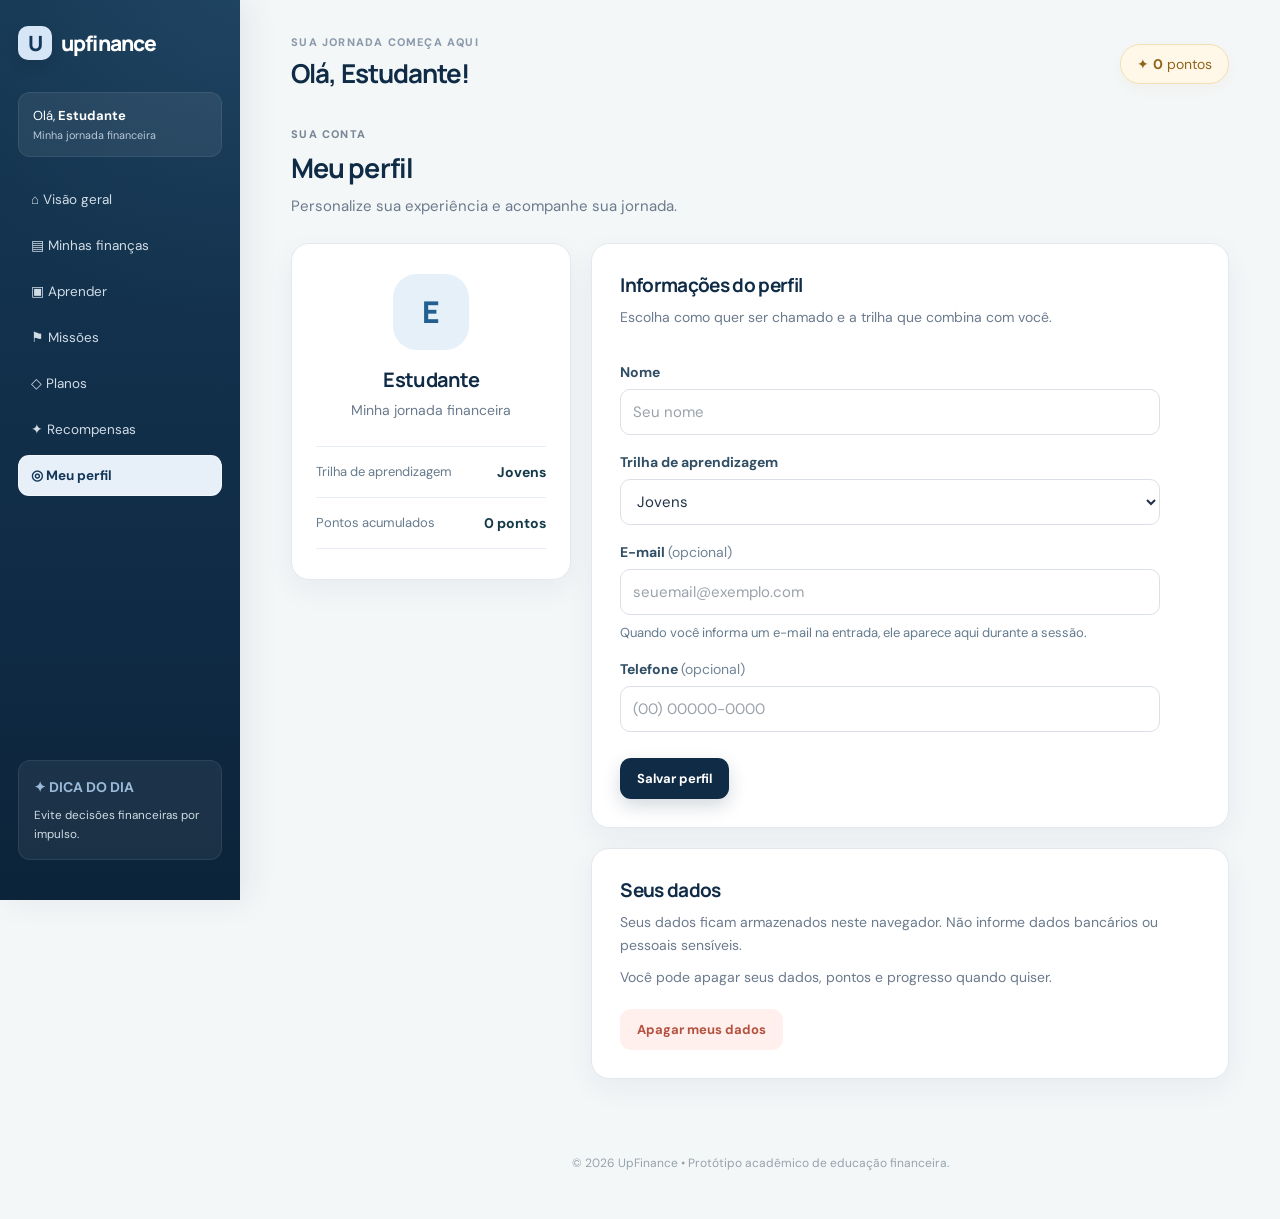
<file: HTML e CSS/perfil.html>
<!doctype html>
<html lang="pt-BR">
<head>
  <meta charset="utf-8">
  <meta name="viewport" content="width=device-width, initial-scale=1">
  <meta name="description" content="UpFinance — Educação financeira para crianças, jovens e adultos.">
  <title>UpFinance • Educação Financeira</title>
  <link rel="stylesheet" href="style.css">
</head>

<body>
  <a class="skip" href="#main">Pular para o conteúdo</a>

  <aside>
    <a class="logo" href="index.html">
      <span class="logo-mark">U</span>
      upfinance
    </a>

    <div class="user">
      Olá, <strong id="sideName">Estudante</strong>
      <small>Minha jornada financeira</small>
    </div>

    <nav aria-label="Navegação principal">
      <a href="index.html">⌂ Visão geral</a>
      <a href="financas.html">▤ Minhas finanças</a>
      <a href="aprender.html">▣ Aprender</a>
      <a href="missoes.html">⚑ Missões</a>
      <a href="planos.html">◇ Planos</a>
      <a href="recompensas.html">✦ Recompensas</a>
      <a href="perfil.html" class="active" aria-current="page">◎ Meu perfil</a>
    </nav>

    <p class="tip">
      <strong>✦ DICA DO DIA</strong>
      <small id="tipText">
        Antes de comprar, pergunte: isso é necessidade ou vontade?
      </small>
    </p>
  </aside>

  <main id="main">
    <header>
      <div>
        <small>SUA JORNADA COMEÇA AQUI</small>
        <h1 id="hello">Olá!</h1>
      </div>
      <div class="points" aria-live="polite">
        ✦ <b id="pointsTop">0</b> pontos
      </div>
    </header>

    

    <!-- FINANÇAS -->
    

    <!-- APRENDER -->
    

    
    

    <!-- PLANOS -->


    <!-- RECOMPENSAS -->
    

    <!-- PERFIL -->
    <section id="profile">
      <small>SUA CONTA</small>
      <h2>Meu perfil</h2>
      <p class="profile-intro">Personalize sua experiência e acompanhe sua jornada.</p>

      <div class="profile-layout">
        <article class="card profile-summary">
          <div class="profile-avatar" id="profileInitial" aria-hidden="true">E</div>
          <h3 id="profileDisplayName">Estudante</h3>
          <p>Minha jornada financeira</p>
          <dl class="profile-facts">
            <div><dt>Trilha de aprendizagem</dt><dd id="profileTrack">Adultos</dd></div>
            <div><dt>Pontos acumulados</dt><dd id="profilePoints">0 pontos</dd></div>
          </dl>
        </article>

        <div class="profile-content">
          <article class="card profile-card">
            <h3>Informações do perfil</h3>
            <p>Escolha como quer ser chamado e a trilha que combina com você.</p>
            <form id="profileForm">
              <label for="name">Nome</label>
              <input id="name" placeholder="Seu nome" maxlength="30" autocomplete="nickname">

              <label for="age">Trilha de aprendizagem</label>
              <select id="age">
                <option value="kids">Crianças</option>
                <option value="teens">Jovens</option>
                <option value="adults">Adultos</option>
              </select>

              <label for="profileEmail">E-mail <span class="profile-optional">(opcional)</span></label>
              <input id="profileEmail" type="email" placeholder="seuemail@exemplo.com" autocomplete="email" maxlength="254">
              <small class="profile-field-note">Quando você informa um e-mail na entrada, ele aparece aqui durante a sessão.</small>

              <label for="profilePhone">Telefone <span class="profile-optional">(opcional)</span></label>
              <input id="profilePhone" type="tel" placeholder="(00) 00000-0000" autocomplete="tel" maxlength="30">

              <div class="actions"><button class="btn" type="submit">Salvar perfil</button></div>
            </form>
          </article>

          <article class="card profile-card profile-data">
            <div>
              <h3>Seus dados</h3>
              <p>Seus dados ficam armazenados neste navegador. Não informe dados bancários ou pessoais sensíveis.</p>
              <p>Você pode apagar seus dados, pontos e progresso quando quiser.</p>
            </div>
            <button type="button" class="btn danger" id="resetData">Apagar meus dados</button>
          </article>
        </div>
      </div>
    </section>

    <footer>
      © 2026 UpFinance • Protótipo acadêmico de educação financeira.
    </footer>
  </main>

  <div id="toast" aria-live="polite"></div>
  <script src="../JavaScript/script.js"></script>
<script src="../JavaScript/insights.js"></script>

  <script>
  document
    .querySelectorAll("[data-plan]")
    .forEach(function (button) {
      button.addEventListener("click", function () {
        document.getElementById("plansMessage").textContent =
          "Plano " +
          button.dataset.plan +
          " selecionado para demonstração. " +
          "Nenhuma cobrança será realizada.";
      });
    });
</script>
</body>
</html>
</file>
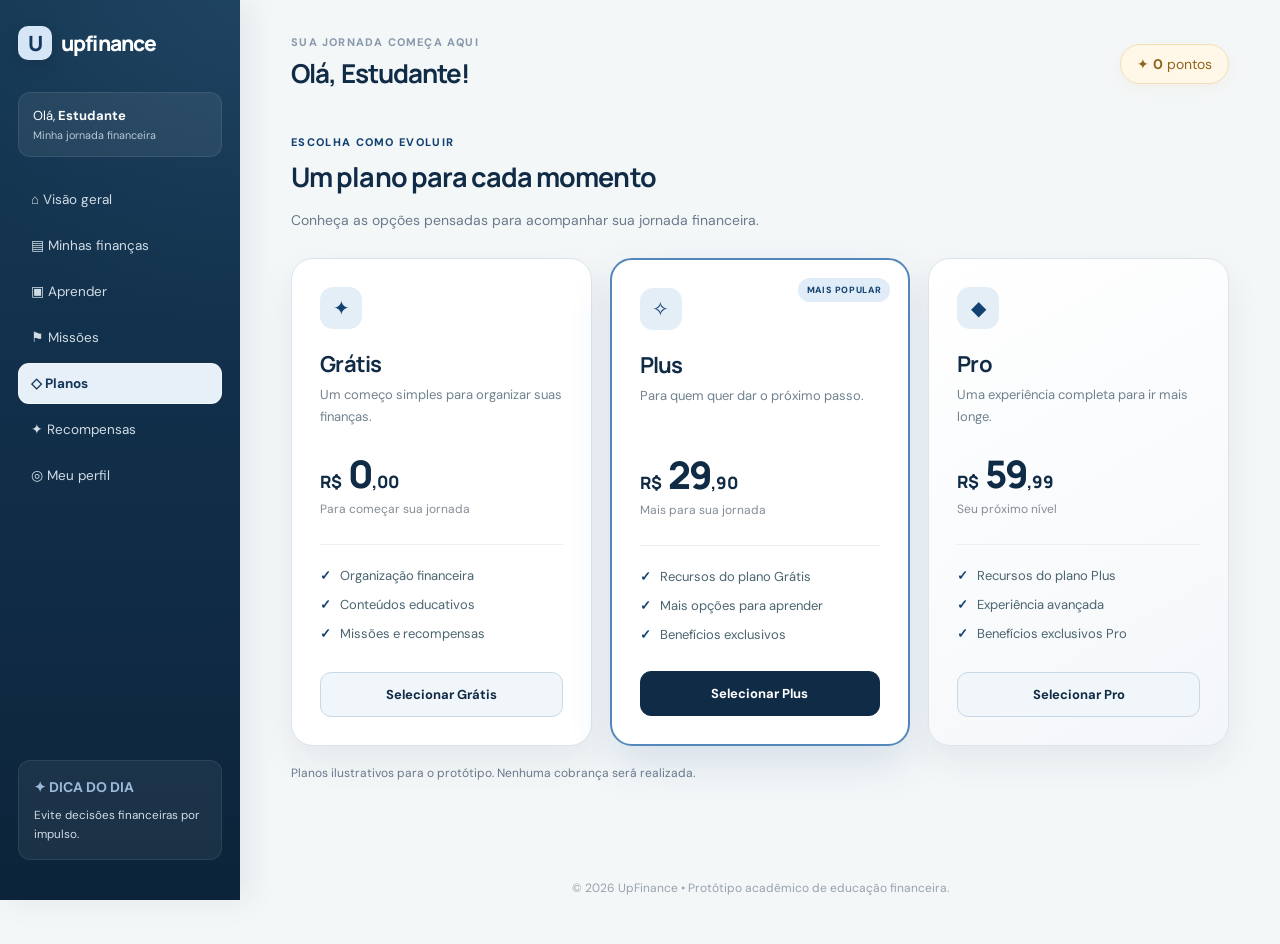
<file: HTML e CSS/planos.html>
<!doctype html>
<html lang="pt-BR">
<head>
  <meta charset="utf-8">
  <meta name="viewport" content="width=device-width, initial-scale=1">
  <meta name="description" content="UpFinance — Educação financeira para crianças, jovens e adultos.">
  <title>UpFinance • Educação Financeira</title>
  <link rel="stylesheet" href="style.css">
</head>

<body>
  <a class="skip" href="#main">Pular para o conteúdo</a>

  <aside>
    <a class="logo" href="index.html">
      <span class="logo-mark">U</span>
      upfinance
    </a>

    <div class="user">
      Olá, <strong id="sideName">Estudante</strong>
      <small>Minha jornada financeira</small>
    </div>

    <nav aria-label="Navegação principal">
      <a href="index.html">⌂ Visão geral</a>
      <a href="financas.html">▤ Minhas finanças</a>
      <a href="aprender.html">▣ Aprender</a>
      <a href="missoes.html">⚑ Missões</a>
      <a href="planos.html" class="active" aria-current="page">◇ Planos</a>
      <a href="recompensas.html">✦ Recompensas</a>
      <a href="perfil.html">◎ Meu perfil</a>
    </nav>

    <p class="tip">
      <strong>✦ DICA DO DIA</strong>
      <small id="tipText">
        Antes de comprar, pergunte: isso é necessidade ou vontade?
      </small>
    </p>
  </aside>

  <main id="main">
    <header>
      <div>
        <small>SUA JORNADA COMEÇA AQUI</small>
        <h1 id="hello">Olá!</h1>
      </div>
      <div class="points" aria-live="polite">
        ✦ <b id="pointsTop">0</b> pontos
      </div>
    </header>

    

    <!-- FINANÇAS -->
    

    <!-- APRENDER -->
    

    
    

    <!-- PLANOS -->
<section id="plans" class="plans">

  <div class="plans-heading">
    <small>ESCOLHA COMO EVOLUIR</small>

    <h2>Um plano para cada momento</h2>

    <p>
      Conheça as opções pensadas para acompanhar
      sua jornada financeira.
    </p>
  </div>

  <div class="plans-grid">

    <!-- GRÁTIS -->
    <article class="plan-card">
      <div class="plan-icon" aria-hidden="true">✦</div>

      <h3>Grátis</h3>

      <p class="plan-description">
        Um começo simples para organizar suas finanças.
      </p>

      <p class="plan-price">
        <span>R$</span> 0<span>,00</span>
      </p>

      <p class="plan-caption">
        Para começar sua jornada
      </p>

      <ul>
        <li>Organização financeira</li>
        <li>Conteúdos educativos</li>
        <li>Missões e recompensas</li>
      </ul>

      <button
        type="button"
        class="plan-button plan-button-outline"
        data-plan="Grátis"
      >
        Selecionar Grátis
      </button>
    </article>

    <!-- PLUS -->
    <article class="plan-card plan-featured">
      <span class="plan-badge">MAIS POPULAR</span>

      <div class="plan-icon" aria-hidden="true">✧</div>

      <h3>Plus</h3>

      <p class="plan-description">
        Para quem quer dar o próximo passo.
      </p>

      <p class="plan-price">
        <span>R$</span> 29<span>,90</span>
      </p>

      <p class="plan-caption">
        Mais para sua jornada
      </p>

      <ul>
        <li>Recursos do plano Grátis</li>
        <li>Mais opções para aprender</li>
        <li>Benefícios exclusivos</li>
      </ul>

      <button
        type="button"
        class="plan-button plan-button-primary"
        data-plan="Plus"
      >
        Selecionar Plus
      </button>
    </article>

    <!-- PRO -->
    <article class="plan-card plan-pro">
      <div class="plan-icon" aria-hidden="true">◆</div>

      <h3>Pro</h3>

      <p class="plan-description">
        Uma experiência completa para ir mais longe.
      </p>

      <p class="plan-price">
        <span>R$</span> 59<span>,99</span>
      </p>

      <p class="plan-caption">
        Seu próximo nível
      </p>

      <ul>
        <li>Recursos do plano Plus</li>
        <li>Experiência avançada</li>
        <li>Benefícios exclusivos Pro</li>
      </ul>

      <button
        type="button"
        class="plan-button plan-button-outline"
        data-plan="Pro"
      >
        Selecionar Pro
      </button>
    </article>

  </div>

  <p
    class="plans-note"
    id="plansMessage"
    role="status"
    aria-live="polite"
  >
    Planos ilustrativos para o protótipo.
    Nenhuma cobrança será realizada.
  </p>

</section>

    <!-- RECOMPENSAS -->
    

    <!-- PERFIL -->
    

    <footer>
      © 2026 UpFinance • Protótipo acadêmico de educação financeira.
    </footer>
  </main>

  <div id="toast" aria-live="polite"></div>
  <script src="../JavaScript/script.js"></script>
<script src="../JavaScript/insights.js"></script>

  <script>
  document
    .querySelectorAll("[data-plan]")
    .forEach(function (button) {
      button.addEventListener("click", function () {
        document.getElementById("plansMessage").textContent =
          "Plano " +
          button.dataset.plan +
          " selecionado para demonstração. " +
          "Nenhuma cobrança será realizada.";
      });
    });
</script>
</body>
</html>
</file>
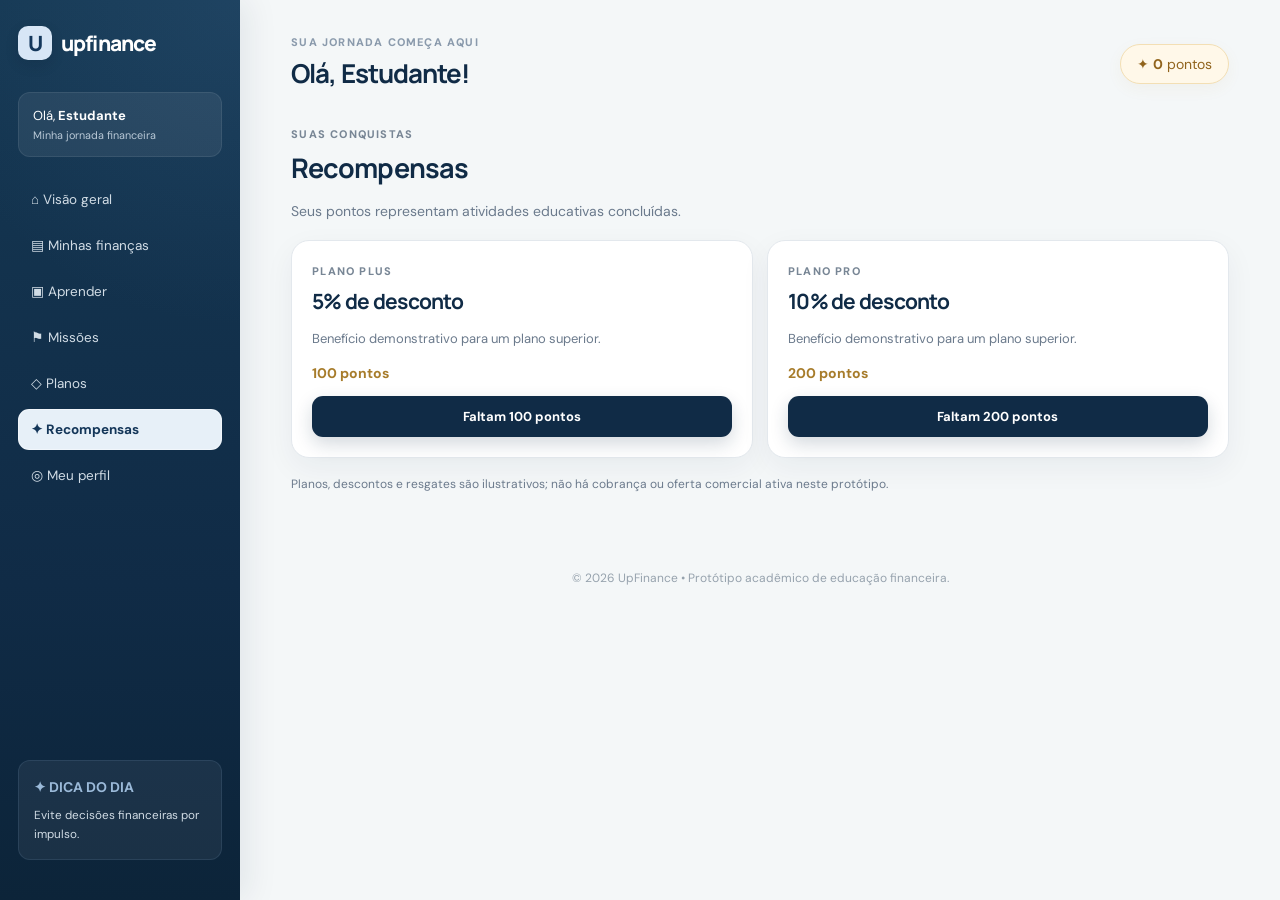
<file: HTML e CSS/recompensas.html>
<!doctype html>
<html lang="pt-BR">
<head>
  <meta charset="utf-8">
  <meta name="viewport" content="width=device-width, initial-scale=1">
  <meta name="description" content="UpFinance — Educação financeira para crianças, jovens e adultos.">
  <title>UpFinance • Educação Financeira</title>
  <link rel="stylesheet" href="style.css">
</head>

<body>
  <a class="skip" href="#main">Pular para o conteúdo</a>

  <aside>
    <a class="logo" href="index.html">
      <span class="logo-mark">U</span>
      upfinance
    </a>

    <div class="user">
      Olá, <strong id="sideName">Estudante</strong>
      <small>Minha jornada financeira</small>
    </div>

    <nav aria-label="Navegação principal">
      <a href="index.html">⌂ Visão geral</a>
      <a href="financas.html">▤ Minhas finanças</a>
      <a href="aprender.html">▣ Aprender</a>
      <a href="missoes.html">⚑ Missões</a>
      <a href="planos.html">◇ Planos</a>
      <a href="recompensas.html" class="active" aria-current="page">✦ Recompensas</a>
      <a href="perfil.html">◎ Meu perfil</a>
    </nav>

    <p class="tip">
      <strong>✦ DICA DO DIA</strong>
      <small id="tipText">
        Antes de comprar, pergunte: isso é necessidade ou vontade?
      </small>
    </p>
  </aside>

  <main id="main">
    <header>
      <div>
        <small>SUA JORNADA COMEÇA AQUI</small>
        <h1 id="hello">Olá!</h1>
      </div>
      <div class="points" aria-live="polite">
        ✦ <b id="pointsTop">0</b> pontos
      </div>
    </header>

    

    <!-- FINANÇAS -->
    

    <!-- APRENDER -->
    

    
    

    <!-- PLANOS -->


    <!-- RECOMPENSAS -->
    <section id="rewards">
      <small>SUAS CONQUISTAS</small>
      <h2>Recompensas</h2>
      <p>Seus pontos representam atividades educativas concluídas.</p>

      <div class="grid">
        <article class="card reward">
          <small>PLANO PLUS</small>
          <h3>5% de desconto</h3>
          <p>Benefício demonstrativo para um plano superior.</p>
          <b>100 pontos</b>
          <button class="btn redeem"
                  data-id="plus" data-cost="100"
                  data-name="5% no plano Plus">
            Resgatar
          </button>
        </article>

        <article class="card reward">
          <small>PLANO PRO</small>
          <h3>10% de desconto</h3>
          <p>Benefício demonstrativo para um plano superior.</p>
          <b>200 pontos</b>
          <button class="btn redeem"
                  data-id="premium" data-cost="200"
                  data-name="10% no plano Premium">
            Resgatar
          </button>
        </article>
      </div>

      <p class="note">
        Planos, descontos e resgates são ilustrativos;
        não há cobrança ou oferta comercial ativa neste protótipo.
      </p>
    </section>

    <!-- PERFIL -->
    

    <footer>
      © 2026 UpFinance • Protótipo acadêmico de educação financeira.
    </footer>
  </main>

  <div id="toast" aria-live="polite"></div>
  <script src="../JavaScript/script.js"></script>
<script src="../JavaScript/insights.js"></script>

  <script>
  document
    .querySelectorAll("[data-plan]")
    .forEach(function (button) {
      button.addEventListener("click", function () {
        document.getElementById("plansMessage").textContent =
          "Plano " +
          button.dataset.plan +
          " selecionado para demonstração. " +
          "Nenhuma cobrança será realizada.";
      });
    });
</script>
</body>
</html>
</file>
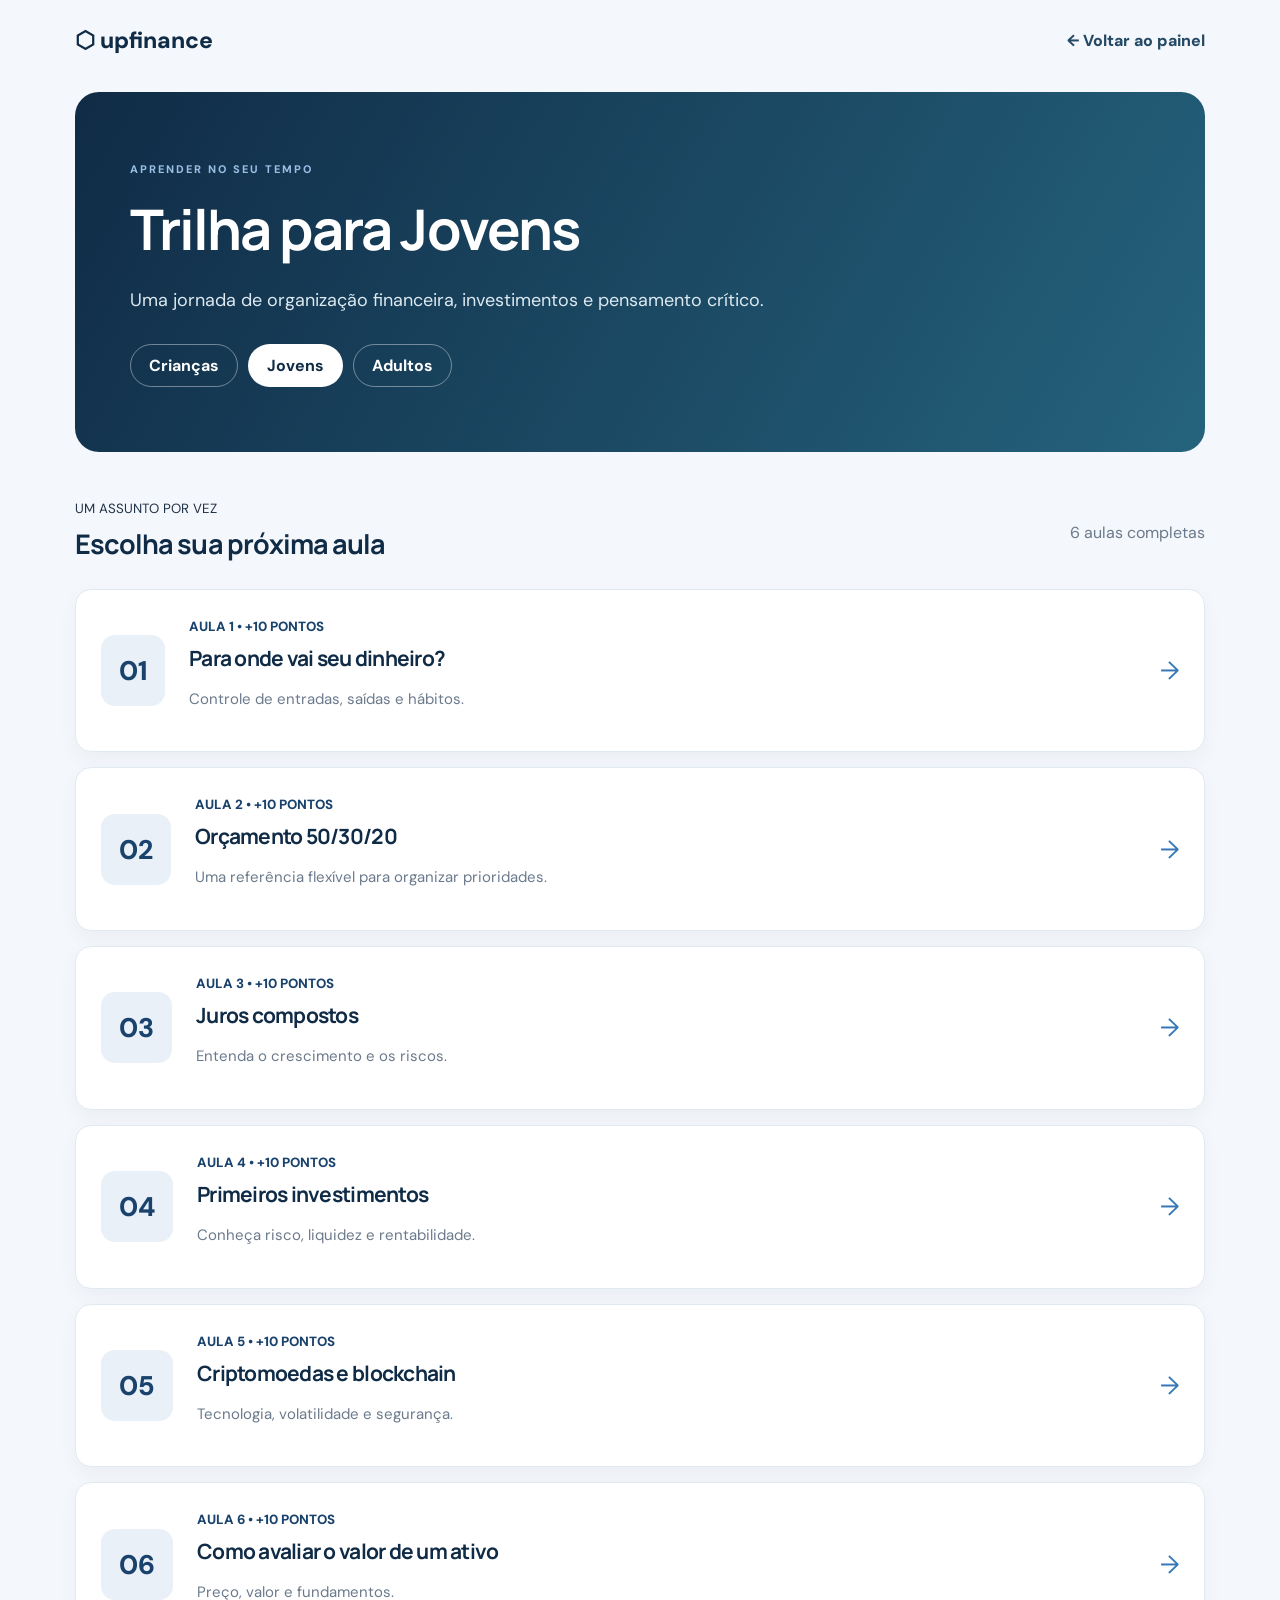
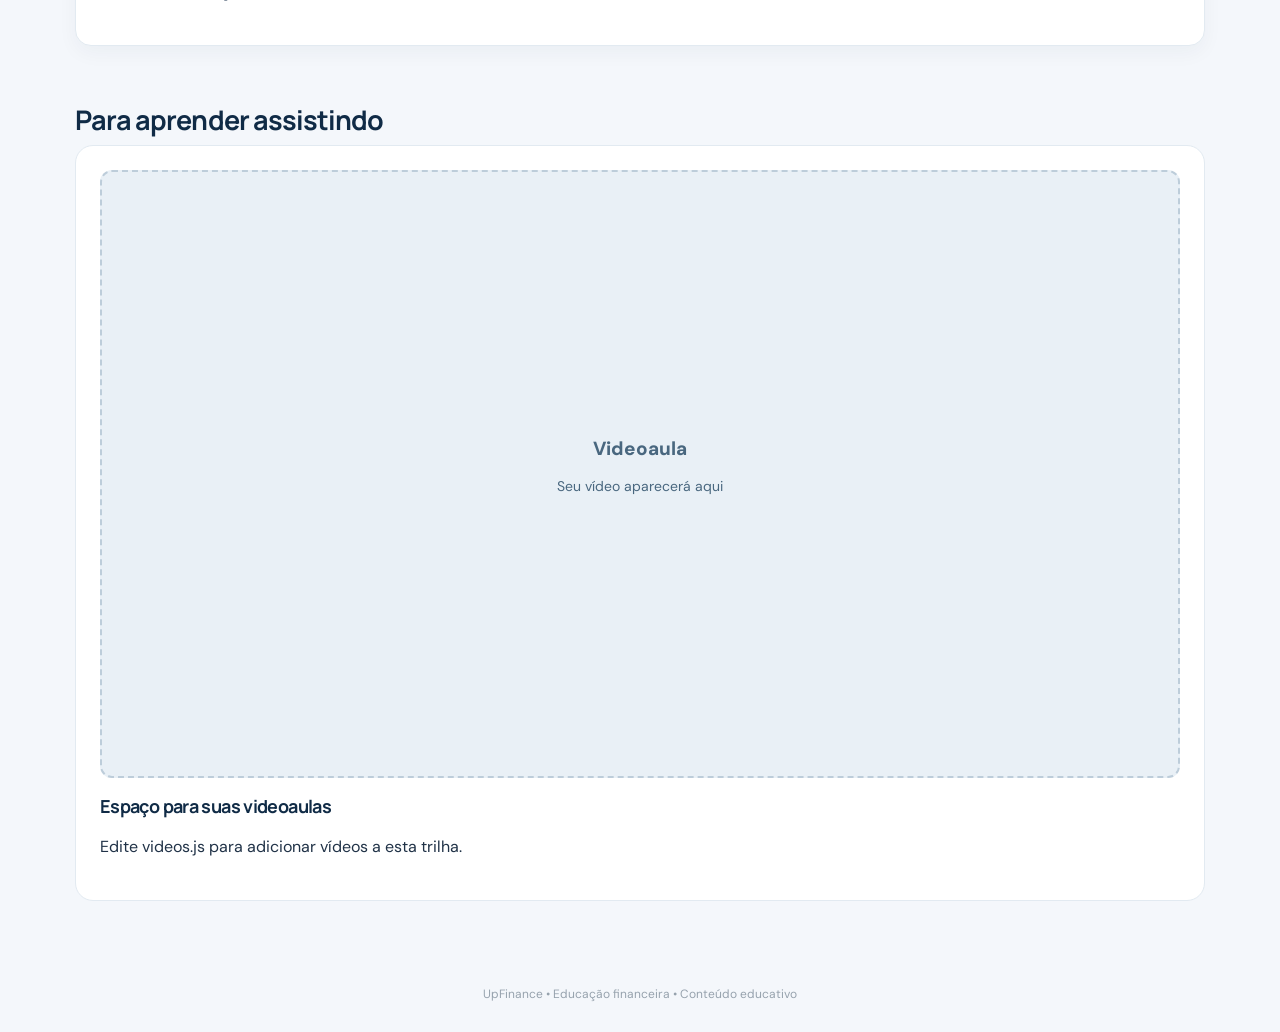
<file: HTML e CSS/trilha.html>
<!doctype html>
<html lang="pt-BR">
<head>
  <meta charset="utf-8">
  <meta name="viewport" content="width=device-width,initial-scale=1">
  <title>Trilhas • UpFinance</title>
  <link rel="stylesheet" href="style.css">
  <link rel="stylesheet" href="cursos.css">
</head>
<body class="course-body">
  <div class="course-shell">
    <nav class="course-nav">
      <a class="brand" href="index.html">⬡ upfinance</a>
      <a href="aprender.html">← Voltar ao painel</a>
    </nav>

    <header class="course-hero">
      <small>APRENDER NO SEU TEMPO</small>
      <h1 id="trackTitle"></h1>
      <p id="trackDesc"></p>
      <div class="track-switch">
        <a href="trilha.html?tipo=kids"> Crianças</a>
        <a href="trilha.html?tipo=teens"> Jovens</a>
        <a href="trilha.html?tipo=adults"> Adultos</a>
      </div>
    </header>

    <section class="course-section">
      <div class="section-heading">
        <div>
          <small>UM ASSUNTO POR VEZ</small>
          <h2>Escolha sua próxima aula</h2>
        </div>
        <span id="courseCount"></span>
      </div>
      <div id="courseList" class="course-list"></div>
    </section>

    <section class="course-section">
      <h2>Para aprender assistindo</h2>
      
      <div id="videos" class="video-grid"></div>
    </section>

    <footer>
      UpFinance • Educação financeira • Conteúdo educativo
    </footer>
  </div>

  <script src="../JavaScript/conteudos.js"></script>
<script src="../JavaScript/videos.js"></script>
<script src="../JavaScript/cursos.js"></script>
</body>
</html>
</file>
<file: HTML e CSS/style.css>
/* UpFinance — tema azul */

@import url("https://fonts.googleapis.com/css2?family=DM+Sans:wght@400;500;600;700;800&family=Manrope:wght@600;700;800&display=swap");

* {
  box-sizing: border-box;
}

html {
  scroll-behavior: smooth;
  scroll-padding-top: 24px;
}

body {
  margin: 0;
  font-family: "DM Sans", sans-serif;
  font-size: 14px;
}

h1, h2, h3 {
  font-family: Manrope, sans-serif;
  color: var(--navy);
}

h1 {
  font-size: 26px;
  margin: 5px 0;
}

h2 {
  font-size: 27px;
  margin: 7px 0;
}

h3 {
  font-size: 17px;
  margin: 8px 0;
}

p {
  line-height: 1.65;
}

:focus-visible {
  outline: 3px solid #8cc4ec;
  outline-offset: 2px;
}

.skip {
  position: absolute;
  left: -9999px;
  top: 10px;
  background: var(--navy);
  color: white;
  padding: 10px;
  z-index: 100;
}

.skip:focus {
  left: 10px;
}

body:not(.course-body) > aside {
  position: fixed;
  inset: 0 auto 0 0;
  width: 240px;
  height: 100vh;
  color: white;
  padding: 26px 18px;
  display: flex;
  flex-direction: column;
  z-index: 10;
}

.logo {
  color: white;
  text-decoration: none;
  font: 800 21px Manrope;
  display: flex;
  align-items: center;
  gap: 9px;
}

.logo-mark {
  width: 34px;
  height: 34px;
  border-radius: 10px;
  display: grid;
  place-items: center;
}

.user {
  margin: 32px 0 22px;
  padding: 14px;
  border-radius: 12px;
  font-size: 13px;
}

.user small {
  display: block;
  color: #b9c9d7;
  margin-top: 4px;
}

body:not(.course-body) > aside nav {
  display: grid;
  gap: 5px;
}

body:not(.course-body) > aside nav a {
  padding: 11px 12px;
  color: #d1dce5;
  text-decoration: none;
  font-size: 13.5px;
  display: flex;
  gap: 9px;
  transition: background .2s, color .2s;
}

body:not(.course-body) > aside nav a:hover {
  color: white;
}

body:not(.course-body) > aside nav a.active {
  font-weight: 700;
}

.tip {
  margin-top: auto;
  padding: 15px;
  border-radius: 12px;
  color: #9bbad9;
}

.tip small {
  display: block;
  color: #d1dce5;
  margin-top: 6px;
}

body:not(.course-body) > main {
  margin-left: 240px;
  padding: 28px 4%;
  max-width: 1500px;
}

body:not(.course-body) > main > header {
  display: flex;
  justify-content: space-between;
  align-items: center;
  margin-bottom: 25px;
  gap: 12px;
}

header small,
section > small,
.card > small {
  font-size: 11px;
  font-weight: 800;
  letter-spacing: 1.2px;
  color: #8a9aac;
}

body:not(.course-body) main > section {
  margin-bottom: 56px;
}

body:not(.course-body) main > section > p {
  color: var(--muted);
}

.points {
  padding: 10px 16px;
  border-radius: 25px;
  white-space: nowrap;
}

.hero {
  padding: 38px 40px;
  color: white;
  min-height: 240px;
  position: relative;
  overflow: hidden;
}

.hero::after {
  content: "✦";
  position: absolute;
  right: 40px;
  bottom: -50px;
  font-size: 200px;
  color: #ffffff0d;
}

.hero small {
  font-weight: 800;
}

.hero h2 {
  color: white;
  font-size: 40px;
  line-height: 1.15;
}

.hero em {
  font-style: normal;
}

.hero p {
  margin-bottom: 24px;
}

.btn {
  border: 0;
  color: white;
  font: 700 13px "DM Sans";
  cursor: pointer;
  text-decoration: none;
  display: inline-block;
}

.btn:hover:not(:disabled) {
  filter: brightness(1.15);
}

.btn:disabled {
  opacity: .65;
  cursor: default;
}

.actions {
  display: flex;
  flex-wrap: wrap;
  gap: 10px;
}

.stats,
.grid {
  display: grid;
  gap: 14px;
  margin: 17px 0;
}

.stats {
  grid-template-columns: repeat(4, 1fr);
}

.grid {
  grid-template-columns: repeat(2, 1fr);
}

.stats article,
.card {
  padding: 20px;
}

.stats small {
  display: block;
  color: var(--muted);
}

.stats b {
  display: block;
  font: 800 23px Manrope;
  color: var(--navy);
  margin-top: 8px;
}

.in,
.stats b.in {
  color: var(--accent);
}

.out,
.stats b.out {
  color: var(--red);
}

.card p {
  font-size: 13px;
  color: var(--muted);
}

.card a {
  color: var(--blue);
  font-weight: 800;
  text-decoration: none;
}

.card a:hover {
  text-decoration: underline;
}

form {
  display: grid;
  gap: 12px;
}

.row {
  display: grid;
  grid-template-columns: 1fr 1fr;
  gap: 12px;
}

label {
  display: grid;
  gap: 6px;
  font-size: 12px;
  font-weight: 700;
  color: #536477;
}

input,
select {
  padding: 11px 12px;
  border: 1px solid #dfe6ed;
  border-radius: 9px;
  font: 14px "DM Sans";
  width: 100%;
  background: white;
  color: var(--ink);
}

input:focus,
select:focus {
  outline: none;
  border-color: var(--blue);
  box-shadow: 0 0 0 3px #d8eaf6;
}

.entry {
  display: flex;
  justify-content: space-between;
  align-items: center;
  padding: 11px 0;
  border-bottom: 1px solid var(--line);
  gap: 10px;
}

.entry small {
  display: block;
  color: var(--muted);
}

.entry-right {
  display: flex;
  align-items: center;
  gap: 8px;
  white-space: nowrap;
  font-weight: 700;
}

.icon-btn {
  border: 0;
  background: none;
  cursor: pointer;
  color: var(--red);
}

.cat {
  margin-bottom: 14px;
}

.cat-head {
  display: flex;
  justify-content: space-between;
  gap: 10px;
}

.bar {
  height: 9px;
  background: #edf1f4;
  border-radius: 20px;
  margin: 12px 0 6px;
  overflow: hidden;
}

.bar i {
  display: block;
  height: 100%;
  width: 0;
  background: linear-gradient(
    90deg,
    var(--accent),
    #3c80c4
  );
  border-radius: 20px;
  transition: width .4s;
}

.bar.small {
  height: 7px;
}

.goal-status {
  margin-top: 16px;
}

.empty {
  padding: 20px;
  text-align: center;
  color: var(--muted);
}

.track-cards {
  display: grid;
  grid-template-columns: repeat(3, minmax(0, 1fr));
  gap: 20px;
  margin: 25px 0 35px;
}

.track-card {
  display: flex;
  flex-direction: column;
  align-items: flex-start;
  background: #ffffff;
  border: 1px solid #e5eaf0;
  border-radius: 12px;
  padding: 28px;
  text-decoration: none;
  color: #203247;
  box-shadow: 0 5px 18px #14304b09;
  transition: border-color 0.2s,
    transform 0.2s,
    box-shadow 0.2s;
}

.track-card:hover {
  border-color: #3678b7;
  transform: translateY(-3px);
  box-shadow: 0 10px 25px #14304b12;
}

.track-card small {
  display: block;
  font-size: 10.5px;
  font-weight: 800;
  letter-spacing: 1px;
  color: #738498;
}

.track-card h3 {
  font-size: 23px;
  color: #102b46;
  margin: 16px 0 10px;
}

.track-card p {
  font-size: 14px;
  line-height: 1.7;
  color: #6b7a8c;
  margin-bottom: 24px;
}

.track-card strong {
  display: inline-block;
  margin-top: auto;
  font-size: 13px;
  color: #3678b7;
  font-weight: 800;
}

.track-card.kids {
  border-top: 3px solid #d6a45d;
}

.track-card.teens {
  border-top: 3px solid #3678b7;
}

.track-card.adults {
  border-top: 3px solid #19426c;
}

.result {
  background: #e8eef5;
  display: flex;
  flex-direction: column;
  justify-content: center;
  align-items: center;
  text-align: center;
}

.result b {
  font: 800 32px Manrope;
  color: var(--accent-dark);
  margin: 14px;
}

.result-split {
  display: flex;
  gap: 28px;
  color: var(--muted);
}

.result-split strong {
  color: var(--navy);
}

.mission {
  display: flex;
  justify-content: space-between;
  align-items: center;
  gap: 15px;
  background: white;
  border: 1px solid var(--line);
  padding: 16px 20px;
  border-radius: 13px;
  margin: 10px 0;
}

.mission p {
  color: var(--muted);
  margin: 0;
}

.mission small {
  color: #a77c2b;
  font-weight: 800;
}

.mission.done {
  background: #f1f5fa;
  border-color: #bfd2e5;
}

.mission.done .btn {
  background: #dfe8f2;
  color: var(--accent-dark);
}

.quiz {
  margin-top: 15px;
}

.quiz div {
  display: grid;
  gap: 8px;
}

.quiz button {
  text-align: left;
  border: 1px solid var(--line);
  background: white;
  border-radius: 9px;
  padding: 12px;
  font: 600 13px "DM Sans";
  cursor: pointer;
}

.quiz button.good {
  background: #e5edf5;
  border-color: #8caccd;
}

.quiz button.bad {
  background: #fff0ed;
  border-color: #efb1a7;
}

.reward h3 {
  font-size: 21px;
}

.reward b {
  display: block;
  color: #a77c2b;
  margin: 14px 0;
}

.reward .btn {
  width: 100%;
}

.note,
footer {
  font-size: 12px;
  color: #96a2ad;
}

footer {
  text-align: center;
  padding: 20px;
}

#toast {
  position: fixed;
  bottom: 20px;
  right: 20px;
  display: grid;
  gap: 8px;
  z-index: 50;
}

.toast-item {
  background: var(--navy);
  color: white;
  padding: 13px 17px;
  border-radius: 11px;
  box-shadow: 0 10px 30px #0003;
}

@media (max-width: 1100px) {
  .track-cards {
    grid-template-columns: 1fr;
  }

  .track-card p {
    margin-bottom: 18px;
  }
}

@media (max-width: 900px) {
  body:not(.course-body) > aside {
    width: 200px;
  }

  body:not(.course-body) > main {
    margin-left: 200px;
    padding: 22px;
  }

  .stats {
    grid-template-columns: repeat(2, 1fr);
  }

  .grid {
    grid-template-columns: 1fr;
  }
}

@media (max-width: 650px) {
  body:not(.course-body) > aside {
    position: sticky;
    top: 0;
    width: auto;
    height: auto;
    padding: 12px 14px;
  }

  body:not(.course-body) > aside nav {
    display: flex;
    overflow-x: auto;
    margin-top: 10px;
  }

  body:not(.course-body) > aside nav a {
    white-space: nowrap;
  }

  .user,
    .tip {
    display: none;
  }

  body:not(.course-body) > main {
    margin: 0;
    padding: 16px;
  }

  .hero {
    padding: 26px;
  }

  .hero h2 {
    font-size: 30px;
  }

  .stats b {
    font-size: 18px;
  }

  .row {
    grid-template-columns: 1fr;
  }

  .mission {
    flex-direction: column;
    align-items: flex-start;
  }

  .track-card {
    padding: 24px;
  }

  .track-card h3 {
    font-size: 21px;
  }
}

@media (prefers-reduced-motion: reduce) {
  *,
    *::before,
    *::after {
    transition: none !important;
    scroll-behavior: auto !important;
  }
}

:root {
  --navy: #102b46;
  --navy-2: #1d435d;
  --blue: #3678b7;
  --accent: #19426c;
  --accent-dark: #173e66;
  --gold: #e5ad45;
  --red: #d36c5c;
  --ink: #203247;
  --muted: #6b7a8c;
  --line: #e4ebef;
  --bg: #f4f7f8;
  --radius: 18px;
  --shadow: 0 12px 35px rgba(16, 43, 70, 0.06);
}

body {
  background: var(--bg);
  color: var(--ink);
}

body:not(.course-body):not(.auth-body) > main {
  padding-top: 32px;
}

body:not(.course-body):not(.auth-body) > main > header {
  margin-bottom: 28px;
}

h1,
h2,
h3 {
  letter-spacing: -0.035em;
}

a {
  transition: color 0.2s ease,
    background 0.2s ease;
}

body:not(.course-body) > aside {
  background: radial-gradient(
      circle at top right,
      rgba(70, 113, 157, 0.2),
      transparent 35%
    ),
    linear-gradient(
      180deg,
      #153853 0%,
      #102b46 65%,
      #0c2439 100%
    );
  box-shadow: 8px 0 30px rgba(16, 43, 70, 0.08);
}

.logo {
  letter-spacing: -0.04em;
}

.logo-mark {
  background: #d7e6f6;
  color: #13375c;
  box-shadow: 0 5px 14px rgba(4, 17, 31, 0.12);
}

.user {
  border: 1px solid rgba(255, 255, 255, 0.08);
  background: rgba(255, 255, 255, 0.07);
}

body:not(.course-body) > aside nav a {
  border: 1px solid transparent;
  border-radius: 11px;
}

body:not(.course-body) > aside nav a:hover {
  background: rgba(255, 255, 255, 0.1);
}

body:not(.course-body) > aside nav a.active {
  background: #e7f0f8;
  color: #143659;
  border-color: rgba(255, 255, 255, 0.4);
}

.tip {
  border: 1px solid rgba(156, 190, 224, 0.12);
  background: rgba(255, 255, 255, 0.06);
}

.points {
  border: 1px solid #f3dfb4;
  background: #fff8e9;
  color: #91641d;
  box-shadow: 0 5px 16px rgba(179, 133, 44, 0.06);
}

.hero {
  border: 1px solid rgba(255, 255, 255, 0.09);
  border-radius: 24px;
  background: radial-gradient(
      circle at 90% 15%,
      rgba(95, 149, 204, 0.28),
      transparent 38%
    ),
    radial-gradient(
      circle at 75% 100%,
      rgba(59, 135, 167, 0.22),
      transparent 42%
    ),
    linear-gradient(
      115deg,
      #102d47 0%,
      #174a5e 60%,
      #1c4269 100%
    );
  box-shadow: 0 18px 38px rgba(16, 43, 70, 0.14);
}

.hero small {
  color: #a8caec;
}

.hero h2 {
  letter-spacing: -0.04em;
}

.hero em {
  color: #a2c6eb;
}

.hero p {
  color: #d9e1e9;
}

.stats article,
.card {
  border: 1px solid #e3e8ed;
  border-radius: 18px;
  background: #ffffff;
  box-shadow: 0 10px 30px rgba(16, 43, 70, 0.055);
  transition: box-shadow 0.2s ease,
    border-color 0.2s ease;
}

.stats article:hover,
.card:hover {
  border-color: #d3dde7;
  box-shadow: 0 14px 34px rgba(16, 43, 70, 0.09);
}

.stats article {
  position: relative;
  overflow: hidden;
}

.stats article::before {
  content: "";
  position: absolute;
  top: 0;
  left: 0;
  right: 0;
  height: 3px;
  background: linear-gradient(
      90deg,
      #19426c,
      #91b7de
    );
}

.stats article:nth-child(3)::before {
  background: linear-gradient(
      90deg,
      #d36c5c,
      #f0ad9f
    );
}

.stats article:nth-child(4)::before {
  background: linear-gradient(
      90deg,
      #e5ad45,
      #f3d28a
    );
}

.stats small {
  font-weight: 600;
}

.stats b {
  letter-spacing: -0.04em;
}

.card > small,
section > small {
  color: #788695;
}

.btn {
  border-radius: 11px;
  padding: 12px 17px;
  background: linear-gradient(
      135deg,
      #173e66,
      #19426c
    );
  box-shadow: 0 7px 18px rgba(36, 95, 155, 0.2);
  transition: transform 0.2s ease,
    filter 0.2s ease,
    box-shadow 0.2s ease;
}

.btn:hover:not(:disabled) {
  transform: translateY(-2px);
  box-shadow: 0 10px 22px rgba(36, 95, 155, 0.28);
}

.btn.light {
  background: #ffffff;
  color: #162f49;
  box-shadow: none;
}

.btn.secondary {
  background: #edf1f5;
  color: #173e66;
  box-shadow: none;
}

.btn.danger {
  background: #fff0ed;
  color: #b4513f;
  box-shadow: none;
}

input,
select,
textarea {
  border-radius: 10px;
  border-color: #dbe0e6;
  color: var(--ink);
  transition: border-color 0.2s ease,
    box-shadow 0.2s ease;
}

input:focus,
select:focus,
textarea:focus {
  border-color: #7298be;
  outline: none;
  box-shadow: 0 0 0 4px rgba(36, 95, 155, 0.12);
}

input::placeholder,
textarea::placeholder {
  color: #9ba2aa;
}

.sync-status {
  min-height: 18px;
  margin-bottom: 4px;
  text-align: right;
  font-size: 12px;
  color: var(--muted);
}

.logout {
  margin-top: 18px;
  padding: 10px 12px;
  border: 1px solid rgba(255, 255, 255, 0.2);
  border-radius: 10px;
  background: transparent;
  color: #d5dee6;
  font: 600 13px "DM Sans", sans-serif;
  text-align: left;
  cursor: pointer;
  transition: background 0.2s ease,
    color 0.2s ease;
}

.logout:hover {
  background: rgba(255, 255, 255, 0.1);
  color: #ffffff;
}

body.auth-body {
  min-height: 100vh;
  margin: 0;
  padding: 28px 18px;
  display: grid;
  place-items: center;
  background: radial-gradient(
      circle at 12% 12%,
      rgba(129, 170, 211, 0.35),
      transparent 34%
    ),
    radial-gradient(
      circle at 88% 85%,
      rgba(91, 157, 187, 0.18),
      transparent 35%
    ),
    linear-gradient(
      145deg,
      #edf2f7,
      #f5f8fa 58%,
      #e8f0f4
    );
}

body.auth-body > main.auth-card {
  width: min(100%, 460px);
  max-width: 460px;
  margin: 0;
  padding: clamp(28px, 6vw, 48px);
  border: 1px solid rgba(255, 255, 255, 0.95);
  border-radius: 26px;
  background: rgba(255, 255, 255, 0.96);
  box-shadow: 0 28px 70px rgba(16, 43, 70, 0.12),
    0 4px 14px rgba(16, 43, 70, 0.04);
}

.auth-logo {
  display: inline-flex;
  align-items: center;
  gap: 10px;
  margin-bottom: 36px;
  color: var(--navy);
  font: 800 23px Manrope, sans-serif;
  letter-spacing: -0.05em;
  text-decoration: none;
}

.auth-logo .logo-mark {
  width: 40px;
  height: 40px;
  border-radius: 12px;
  font-size: 18px;
}

.auth-card .eyebrow {
  margin: 0 0 10px;
  color: var(--accent-dark);
  font-size: 11px;
  font-weight: 800;
  letter-spacing: 0.13em;
}

.auth-card h1 {
  margin: 0 0 10px;
  color: var(--navy);
  font-size: clamp(26px, 5vw, 32px);
  line-height: 1.2;
}

.auth-card > p:not(.eyebrow):not(#authMessage) {
  margin: 0;
  color: var(--muted);
  line-height: 1.6;
}

.auth-card form {
  display: grid;
  gap: 16px;
  margin-top: 28px;
}

.auth-card form label {
  display: grid;
  gap: 8px;
  color: #284357;
  font-size: 13px;
  font-weight: 700;
}

.auth-card input {
  width: 100%;
  min-height: 48px;
  padding: 12px 14px;
  border: 1px solid #dce2e7;
  border-radius: 11px;
  background: #fbfcfd;
  color: var(--ink);
  font: 14px "DM Sans", sans-serif;
}

.auth-card input:focus {
  background: #ffffff;
  border-color: #7298be;
  box-shadow: 0 0 0 4px rgba(36, 95, 155, 0.12);
}

.auth-card input[hidden] {
  display: none;
}

.auth-card .btn {
  width: 100%;
  min-height: 48px;
  margin-top: 4px;
  border: 0;
  font-size: 14px;
  text-align: center;
}

#authMessage {
  min-height: 1em;
  margin: 12px 0 0;
  color: #b4513f;
  font-size: 13px;
  line-height: 1.5;
}

.auth-actions {
  display: flex;
  flex-wrap: wrap;
  align-items: center;
  gap: 10px 16px;
  margin: 18px 0 22px;
}

.auth-actions button {
  padding: 0;
  border: 0;
  background: transparent;
  color: var(--accent-dark);
  font: 700 13px "DM Sans", sans-serif;
  cursor: pointer;
}

.auth-actions button:hover {
  color: var(--accent);
  text-decoration: underline;
}

.google-btn {
  width: 100%;
  min-height: 48px;
  padding: 12px 16px;
  border: 1px solid #dbe0e6;
  border-radius: 11px;
  background: #ffffff;
  color: var(--navy);
  font: 700 13px "DM Sans", sans-serif;
  cursor: pointer;
  transition: background 0.2s ease,
    border-color 0.2s ease;
}

.google-btn:hover {
  border-color: #b8c8d9;
  background: #f4f7fa;
}

@media (max-width: 650px) {
  body.auth-body {
    padding: 18px 14px;
  }

  body.auth-body > main.auth-card {
    padding: 28px 24px;
    border-radius: 21px;
  }

  .auth-logo {
    margin-bottom: 30px;
  }

  .hero {
    border-radius: 18px;
  }

  .stats article,
    .card {
    border-radius: 15px;
  }

  .logout {
    margin-top: 10px;
  }
}

@media (prefers-reduced-motion: reduce) {
  .btn,
    .card,
    .stats article,
    .logout,
    .google-btn,
    input,
    select,
    textarea {
    transition: none;
  }
}

.plans {
  padding: 8px 0;
}

.plans-heading {
  max-width: 640px;
  margin-bottom: 26px;
}

.plans-heading > small {
  color: #124272;
  font-size: 11px;
  font-weight: 800;
  letter-spacing: 1.3px;
}

.plans-heading h2 {
  margin: 8px 0;
}

.plans-heading p {
  color: #6b7a8c;
}

.plans-grid {
  display: grid;
  grid-template-columns: repeat(3, minmax(0, 1fr));
  gap: 18px;
  align-items: stretch;
}

.plan-card {
  position: relative;
  display: flex;
  flex-direction: column;
  padding: 28px;
  border: 1px solid #dfe4ea;
  border-radius: 22px;
  background: #ffffff;
  box-shadow: 0 15px 35px rgba(16, 43, 70, 0.07);
  transition: transform 0.2s ease,
    box-shadow 0.2s ease;
}

.plan-card:hover {
  transform: translateY(-5px);
  box-shadow: 0 22px 45px rgba(16, 43, 70, 0.12);
}

.plan-icon {
  display: grid;
  place-items: center;
  width: 42px;
  height: 42px;
  border-radius: 13px;
  color: #124272;
  background: #e4eef7;
  font-size: 20px;
}

.plan-card h3 {
  margin: 20px 0 5px;
  color: #102b46;
  font-size: 22px;
}

.plan-description {
  min-height: 48px;
  margin: 0;
  color: #71828e;
  font-size: 13px;
}

.plan-price {
  margin: 22px 0 0;
  color: #102b46;
  font-family: Manrope, sans-serif;
  font-size: 38px;
  font-weight: 800;
  line-height: 1;
  letter-spacing: -2px;
}

.plan-price span {
  font-size: 17px;
  letter-spacing: 0;
}

.plan-caption {
  margin: 8px 0 0;
  color: #848c95;
  font-size: 12px;
}

.plan-card ul {
  display: grid;
  gap: 12px;
  margin: 24px 0 28px;
  padding: 22px 0 0;
  border-top: 1px solid #edf0f2;
  list-style: none;
  color: #4b6570;
  font-size: 13px;
}

.plan-card li::before {
  content: "✓";
  margin-right: 9px;
  color: #124272;
  font-weight: 800;
}

.plan-button {
  width: 100%;
  margin-top: auto;
  padding: 13px 16px;
  border-radius: 11px;
  font: 700 13px "DM Sans", sans-serif;
  cursor: pointer;
  transition: background 0.2s ease,
    transform 0.2s ease;
}

.plan-button:hover {
  transform: translateY(-2px);
}

.plan-button:focus-visible {
  outline: 3px solid #75a0cb;
  outline-offset: 3px;
}

.plan-button-outline {
  border: 1px solid #ccd9e5;
}

.plan-button-primary {
  border: 1px solid #124272;
}

.plan-featured {
  border: 2px solid #5487ba;
  box-shadow: 0 18px 42px rgba(22, 80, 139, 0.13);
}

.plan-badge {
  position: absolute;
  top: 18px;
  right: 18px;
  padding: 6px 9px;
  border-radius: 999px;
  background: #e0ecf7;
  color: #134272;
  font-size: 9px;
  font-weight: 800;
  letter-spacing: 0.07em;
}

.plan-pro {
  background: linear-gradient(
      150deg,
      #ffffff,
      #f4f7fa
    );
}

.plans-note {
  margin-top: 18px;
  color: #71828e;
  font-size: 12px;
}

@media (max-width: 1000px) {
  .plans-grid {
    grid-template-columns: repeat(2, minmax(0, 1fr));
  }
}

@media (max-width: 650px) {
  .plans-grid {
    grid-template-columns: 1fr;
  }

  .plan-card {
    padding: 24px;
  }

  .plan-description {
    min-height: 0;
  }
}

@media (prefers-reduced-motion: reduce) {
  .plan-card,
    .plan-button {
    transition: none;
  }

  .plan-card:hover,
    .plan-button:hover {
    transform: none;
  }
}

.btn:not(.light):not(.secondary):not(.danger),
.auth-card .btn:not(.light):not(.secondary):not(.danger) {
  background: #102b46;
  color: #ffffff;
  box-shadow: 0 7px 18px rgba(16, 43, 70, 0.18);
  transition: background 0.2s ease,
    transform 0.2s ease,
    box-shadow 0.2s ease;
}

.btn:not(.light):not(.secondary):not(.danger):hover:not(:disabled),
.auth-card .btn:not(.light):not(.secondary):not(.danger):hover:not(:disabled) {
  background: #1d4969;
  color: #ffffff;
  box-shadow: 0 10px 22px rgba(16, 43, 70, 0.25);
}

.plan-button-primary {
  border-color: #102b46;
  background: #102b46;
  color: #ffffff;
}

.plan-button-primary:hover {
  border-color: #1d4969;
  background: #1d4969;
}

.plan-button-outline {
  border-color: #c8d9e5;
  background: #f1f6fa;
  color: #102b46;
}

.plan-button-outline:hover {
  background: #e2edf5;
}

.ai-topics button {
  border-color: #c8d9e5;
}

.ai-topics button:hover,
.ai-topics button:focus-visible {
  background: #e8f1f7;
  color: #102b46;
}

.btn:focus-visible,
.plan-button:focus-visible,
.ai-topics button:focus-visible {
  outline: 3px solid #78afd3;
  outline-offset: 3px;
}

.finance-ai {
  margin: 20px 0;
  border: 1px solid #c9d8e8;
  background: linear-gradient(160deg,#ffffff 60%,#f0f5fa);
}

.finance-ai-head {
  display: flex;
  align-items: center;
  justify-content: space-between;
  gap: 18px;
  flex-wrap: wrap;
}

.finance-ai-head small {
  font-size: 11px;
  font-weight: 800;
  letter-spacing: 1px;
  color: #15426f;
}

.finance-ai-head h3 {
  font-size: 23px;
  margin: 8px 0 4px;
}

.finance-ai-head p {
  margin: 0 0 10px;
  color: var(--muted);
}

.ai-month-label {
  font-size: 12px;
  font-weight: 700;
  color: var(--navy);
  display: grid;
  gap: 6px;
}

.ai-month-label input {
  padding: 10px;
  border: 1px solid #cbd9df;
  border-radius: 9px;
  font: inherit;
  background: #fff;
}

.ai-disclaimer, .ai-footnote {
  font-size: 12px;
  color: #526a7d;
  line-height: 1.55;
}

.ai-kpis {
  display: grid;
  grid-template-columns: repeat(3,minmax(0,1fr));
  gap: 10px;
  margin: 18px 0;
}

.ai-kpi {
  padding: 16px;
  background: #f5f8fb;
  border-radius: 12px;
  border: 1px solid #e6edf1;
}

.ai-kpi small {
  color: #506778;
  display: block;
  font-size: 12px;
}

.ai-kpi strong {
  display: block;
  font: 800 clamp(15px,2vw,22px) Manrope,sans-serif;
  color: var(--navy);
  margin-top: 4px;
  overflow-wrap: anywhere;
}

.ai-insights {
  display: grid;
  gap: 10px;
}

.ai-insight {
  border-left: 4px solid var(--accent);
  padding: 12px 16px;
  border-radius: 9px;
  background: #f3f6f9;
  line-height: 1.6;
}

.ai-insight strong {
  display: block;
  color: #152d45;
  margin-bottom: 4px;
}

.ai-topics {
  display: flex;
  gap: 8px;
  flex-wrap: wrap;
  margin: 18px 0 12px;
}

.ai-topics button {
  border: 1px solid #b7c7d8;
  border-radius: 999px;
  background: #fff;
  color: #193a5b;
  padding: 9px 12px;
  cursor: pointer;
  font-weight: 700;
  font-family: inherit;
}

.ai-topics button:hover, .ai-topics button:focus-visible {
  background: #e1ebf5;
}

.ai-answer {
  min-height: 74px;
  padding: 16px;
  border: 1px solid #d9e0e7;
  border-radius: 12px;
  background: #fff;
  line-height: 1.7;
  white-space: pre-line;
}

.ai-answer strong {
  color: #1a3f65;
}

.ai-question-form {
  margin-top: 16px;
}

.ai-question-form label {
  display: block;
  margin-bottom: 7px;
  font-size: 13px;
  font-weight: 700;
}

.ai-question-row {
  display: flex;
  gap: 10px;
}

.ai-question-row input {
  flex: 1;
  min-width: 0;
  padding: 12px;
  border: 1px solid #cdd8e2;
  border-radius: 10px;
  font: inherit;
}

@media (max-width:700px) {
  .ai-kpis {
    grid-template-columns: 1fr;
  }

  .ai-question-row {
    flex-direction: column;
  }

  .ai-question-row button {
    align-self: stretch;
  }
}

/* Detalhes criados pelo JavaScript e pelo formulário de entrada. */
body.auth-body .auth-card .eyebrow { color: #102b46; }
body.auth-body .auth-logo .logo-mark { background: #d7e6f6; color: #102b46; }
body .updemo-btn, body .upproto-btn { border-color: #bfd2e1; color: #102b46; }
body .updemo-btn:hover, body .upproto-btn:hover { background: #e8f1f7; }
body .upproto-primary, body .upproto-btn.upproto-primary { background: #102b46; border-color: #102b46; color: #fff; }
body .upproto-primary:hover, body .upproto-btn.upproto-primary:hover { background: #1d4969; }
body .upproto { border-color: #d4dfe7; }
body .upproto small { color: #19426c; }
body .upproto-chat { background: linear-gradient(120deg, #eef4fa, #fff 78%); }
body .upproto-bubble { background: #eff4f7; color: #183c5e; }
body .upproto-form input { border-color: #c6d2d9; }
body .upproto-chips button { border-color: #bfd0de; color: #102b46; }
body .upproto-meter i { background: linear-gradient(90deg, #19426c, #518bc5); }
body .upproto-mission { border-color: #e1e7ec; }
body .upproto-mission.is-complete { background: #edf8ef; border-color: #c9e8d0; }
body .upproto-mission.is-complete > span { color: #408552; }
body .upproto-callout { background: #eef4f9; }

/* Perfil */
.profile-intro { margin: 8px 0 24px; font-size: 15px; }
.profile-layout { display: grid; grid-template-columns: minmax(220px, 280px) minmax(0, 1fr); gap: 20px; align-items: start; }
.profile-summary { padding: 30px 24px; text-align: center; }
.profile-avatar { display: grid; place-items: center; width: 76px; height: 76px; margin: 0 auto 16px; border-radius: 24px; background: #e6f0f8; color: #245f91; font: 800 30px Manrope, sans-serif; }
.profile-summary h3 { margin: 0; overflow-wrap: anywhere; font-size: 20px; }
.profile-summary > p { margin: 6px 0 24px; font-size: 14px; }
.profile-facts { margin: 0; border-top: 1px solid #e7edf2; text-align: left; }
.profile-facts div { display: flex; flex-wrap: wrap; justify-content: space-between; gap: 6px 12px; padding: 16px 0; border-bottom: 1px solid #e7edf2; }
.profile-facts dt { color: #667b8d; font-size: 13px; }
.profile-facts dd { margin: 0; color: #143949; font-weight: 700; }
.profile-content { display: grid; gap: 20px; }
.profile-card { padding: 28px; }
.profile-card h3 { margin: 0; font-size: 19px; }
.profile-card > p, .profile-data p { margin: 8px 0 0; font-size: 14px; }
#profileForm { display: grid; gap: 8px; margin-top: 24px; max-width: 540px; }
#profileForm label { display: block; margin-top: 10px; font-size: 14px; color: #304e64; }
.profile-optional { color: #718597; font-weight: 400; }
.profile-field-note { color: #647b8e; font-size: 13px; line-height: 1.5; }
#profileForm input[readonly] { background: #f4f7f9; color: #536b7d; }
#profileForm input, #profileForm select { width: 100%; min-height: 46px; font-size: 15px; }
#profileForm .actions { margin-top: 18px; }
.profile-data .btn { margin-top: 20px; }
@media (max-width: 800px) {
  .profile-layout { grid-template-columns: 1fr; }
  .profile-summary { text-align: left; }
  .profile-avatar { margin-left: 0; }
}
@media (max-width: 650px) {
  .profile-card, .profile-summary { padding: 22px; }
}
</file>
<file: HTML e CSS/cursos.css>
/* UpFinance — tema azul */

body.course-body {
  background: #f4f7fb;
  color: #203247;
  font-size: 16px;
}

.course-shell {
  max-width: 1180px;
  margin: auto;
  padding: 0 25px;
}

.course-nav {
  display: flex;
  justify-content: space-between;
  align-items: center;
  padding: 25px 0;
  gap: 12px;
}

.course-nav a {
  text-decoration: none;
  color: #244965;
  font-weight: 800;
}

.course-nav .brand {
  font-size: 23px;
  color: #102b46;
}

.course-hero {
  background: linear-gradient(120deg, #102b46, #25637d);
  padding: 65px 55px;
  border-radius: 24px;
  color: white;
  display: block;
  margin: 12px 0 45px;
}

.course-hero small {
  color: #99bee4;
  letter-spacing: 2px;
  font-weight: 800;
}

.course-hero h1 {
  font-size: clamp(32px, 5vw, 56px);
  color: white;
  margin: 12px 0;
}

.course-hero p {
  color: #dce9f0;
  font-size: 18px;
  max-width: 650px;
  line-height: 1.7;
}

.track-switch {
  display: flex;
  flex-wrap: wrap;
  gap: 10px;
  margin-top: 28px;
}

.track-switch a {
  color: white;
  text-decoration: none;
  border: 1px solid #ffffff66;
  border-radius: 30px;
  padding: 10px 18px;
  font-weight: 700;
}

.track-switch a.current {
  background: white;
  color: #102b46;
}

.course-section {
  margin: 35px 0 55px;
}

.section-heading {
  display: flex;
  align-items: center;
  justify-content: space-between;
  gap: 12px;
}

.section-heading span {
  color: #6b7a8c;
}

.course-list {
  display: grid;
  gap: 15px;
  margin-top: 20px;
}

.course-tile {
  display: flex;
  align-items: center;
  gap: 24px;
  background: white;
  border: 1px solid #e2eaf1;
  border-radius: 16px;
  padding: 25px;
  text-decoration: none;
  color: inherit;
  box-shadow: 0 7px 20px #14304b0b;
  transition: transform .2s, border-color .2s;
}

.course-tile:hover {
  border-color: #3678b7;
  transform: translateY(-2px);
}

.course-number {
  font-size: 27px;
  font-weight: 800;
  color: #19426c;
  background: #e9f0f7;
  border-radius: 14px;
  padding: 18px;
}

.course-tile h3 {
  font-size: 21px;
}

.course-tile p {
  font-size: 15px;
  color: #6b7a8c;
}

.course-tile small {
  font-weight: 800;
  color: #19426c;
}

.course-arrow {
  margin-left: auto;
  font-size: 25px;
  color: #3678b7;
}

.video-grid {
  display: grid;
  grid-template-columns: repeat(auto-fit, minmax(260px, 1fr));
  gap: 20px;
}

.video-card,
.reading-card,
.reading-aside {
  background: white;
  border: 1px solid #e2eaf1;
  border-radius: 18px;
  padding: 24px;
}

.video-card h3 {
  margin-top: 16px;
  font-size: 18px;
}

.video-card iframe,
.video-card video,
.reading-aside iframe,
.reading-aside video,
.lesson-inline-video iframe,
.lesson-inline-video video {
  width: 100%;
  aspect-ratio: 16 / 9;
  border: 0;
  border-radius: 12px;
  background: #102b46;
  display: block;
}

.video-placeholder {
  aspect-ratio: 16 / 9;
  background: #e9f0f6;
  border: 2px dashed #bdcdda;
  border-radius: 12px;
  display: flex;
  flex-direction: column;
  justify-content: center;
  align-items: center;
  color: #49677f;
}

.video-placeholder span {
  font-size: 19px;
  font-weight: 800;
}

.video-placeholder p {
  font-size: 14px;
}

.expand-video-btn {
  display: flex;
  justify-content: center;
  align-items: center;
  gap: 9px;
  width: 100%;
  padding: 12px 16px;
  margin-top: 12px;
  border: 1px solid #d9e4ec;
  border-radius: 9px;
  background: #f4f7fa;
  color: #183b56;
  font-family: "DM Sans", sans-serif;
  font-size: 13px;
  font-weight: 700;
  cursor: pointer;
  transition: background .2s,
    border-color .2s;
}

.expand-video-btn:hover {
  background: #e8f0f7;
  border-color: #b9cddd;
}

.expand-video-btn:focus-visible {
  outline: 3px solid #8cc4ec;
  outline-offset: 2px;
}

.expand-icon {
  font-size: 19px;
  line-height: 1;
}

.reading-layout {
  display: grid;
  grid-template-columns: minmax(0, 1fr) 310px;
  align-items: start;
  gap: 22px;
  margin: 28px 0 60px;
}

.reading-layout.reading-layout-full {
  grid-template-columns: 1fr;
}

.reading-aside[hidden] {
  display: none;
}

.course-body .reading-layout {
  max-width: none;
  padding: 0;
  margin-left: 0;
}

.reading-card {
  padding: clamp(25px, 5vw, 55px);
}

.reading-card > small {
  color: #19426c;
  font-weight: 800;
  letter-spacing: 1px;
}

.reading-card h1 {
  font-size: clamp(30px, 4vw, 44px);
  line-height: 1.2;
}

.reading-lead {
  font-size: 19px;
  color: #6b7a8c;
  line-height: 1.7;
}

.reading-section {
  padding: 22px 0;
  border-top: 1px solid #e8edf2;
  margin: 25px 0;
}

.reading-section h2 {
  font-size: 23px;
}

.reading-section p {
  font-size: 17px;
  line-height: 1.95;
  color: #405269;
}

.reading-aside {
  position: sticky;
  top: 20px;
}

.reading-aside p {
  line-height: 1.7;
  color: #6b7a8c;
}

.finish-row {
  display: flex;
  flex-wrap: wrap;
  gap: 12px;
  margin-top: 35px;
}

.finish-row a {
  font-size: 13px;
  text-decoration: none;
  color: #102b46;
}

body.video-modal-open {
  overflow: hidden;
}

.video-modal {
  position: fixed;
  inset: 0;
  z-index: 9999;
  background: rgba(7, 20, 35, .83);
  display: flex;
  align-items: center;
  justify-content: center;
  padding: 24px;
  animation: videoFadeIn .2s ease;
}

.video-modal-container {
  width: min(1200px, 94vw);
  max-height: 94vh;
  background: #101e2c;
  border: 1px solid #ffffff24;
  border-radius: 17px;
  overflow: hidden;
  display: flex;
  flex-direction: column;
  box-shadow: 0 25px 80px #0008;
  animation: videoZoomIn .25s ease;
}

.video-modal-header {
  display: flex;
  justify-content: space-between;
  align-items: center;
  gap: 12px;
  padding: 15px 22px;
  background: #152c41;
  border-bottom: 1px solid #ffffff18;
}

.video-modal-header h2 {
  color: #ffffff;
  font-size: 17px;
  margin: 0;
  font-weight: 700;
}

.video-modal-close {
  border: 1px solid #ffffff36;
  background: #ffffff12;
  color: white;
  padding: 10px 18px;
  border-radius: 8px;
  font-family: "DM Sans", sans-serif;
  font-size: 13px;
  font-weight: 700;
  cursor: pointer;
  transition: background .2s;
}

.video-modal-close:hover {
  background: #ffffff2a;
}

.video-modal-close:focus-visible {
  outline: 3px solid #8cc4ec;
}

.video-modal-player {
  display: flex;
  justify-content: center;
  align-items: center;
  width: 100%;
  min-height: 0;
  background: #000000;
  overflow: hidden;
}

.video-modal-player video,
.video-modal-player iframe {
  display: block;
  width: 100%;
  height: auto;
  max-height: calc(94vh - 75px);
  aspect-ratio: 16 / 9;
  object-fit: contain;
  border: none;
  background: black;
}

@keyframes videoFadeIn {
  from {
    opacity: 0;
  }

  to {
    opacity: 1;
  }
}

@keyframes videoZoomIn {
  from {
    transform: scale(.96);
    opacity: .6;
  }

  to {
    transform: scale(1);
    opacity: 1;
  }
}

.course-shell footer {
  padding: 30px;
  text-align: center;
}

@media (max-width: 800px) {
  .reading-layout {
    grid-template-columns: 1fr;
  }

  .reading-aside {
    position: static;
  }

  .course-hero {
    padding: 35px 25px;
  }

  .course-tile {
    gap: 12px;
    padding: 17px;
  }

  .course-number {
    font-size: 20px;
    padding: 12px;
  }
}

@media (max-width: 650px) {
  .course-shell {
    padding: 0 15px;
  }

  .video-modal {
    padding: 12px;
  }

  .video-modal-container {
    width: 100%;
    max-height: 94vh;
    border-radius: 12px;
  }

  .video-modal-header {
    padding: 12px 15px;
  }

  .video-modal-header h2 {
    font-size: 14px;
  }

  .video-modal-close {
    font-size: 12px;
    padding: 9px 13px;
  }

  .video-modal-player video,
    .video-modal-player iframe {
    max-height: calc(94vh - 65px);
  }
}

@media (prefers-reduced-motion: reduce) {
  .video-modal,
    .video-modal-container {
    animation: none;
  }
}
</file>
